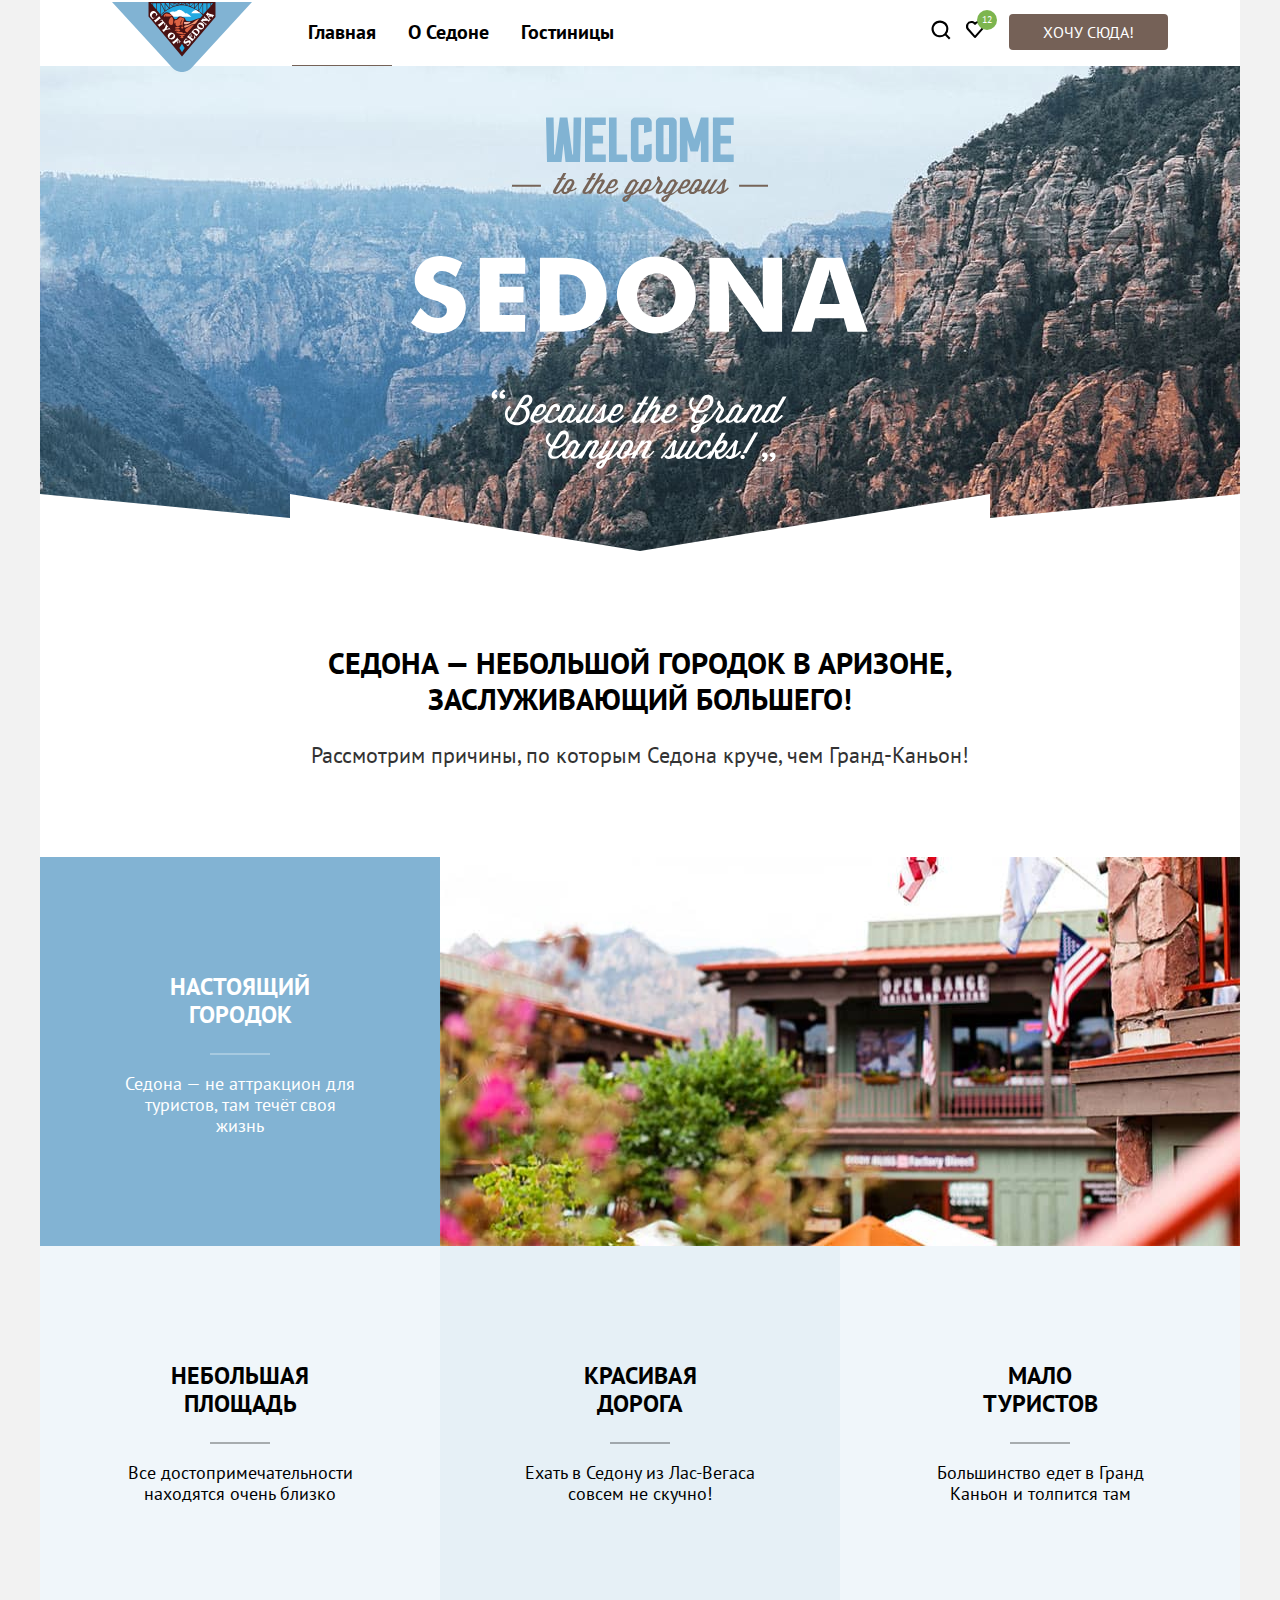
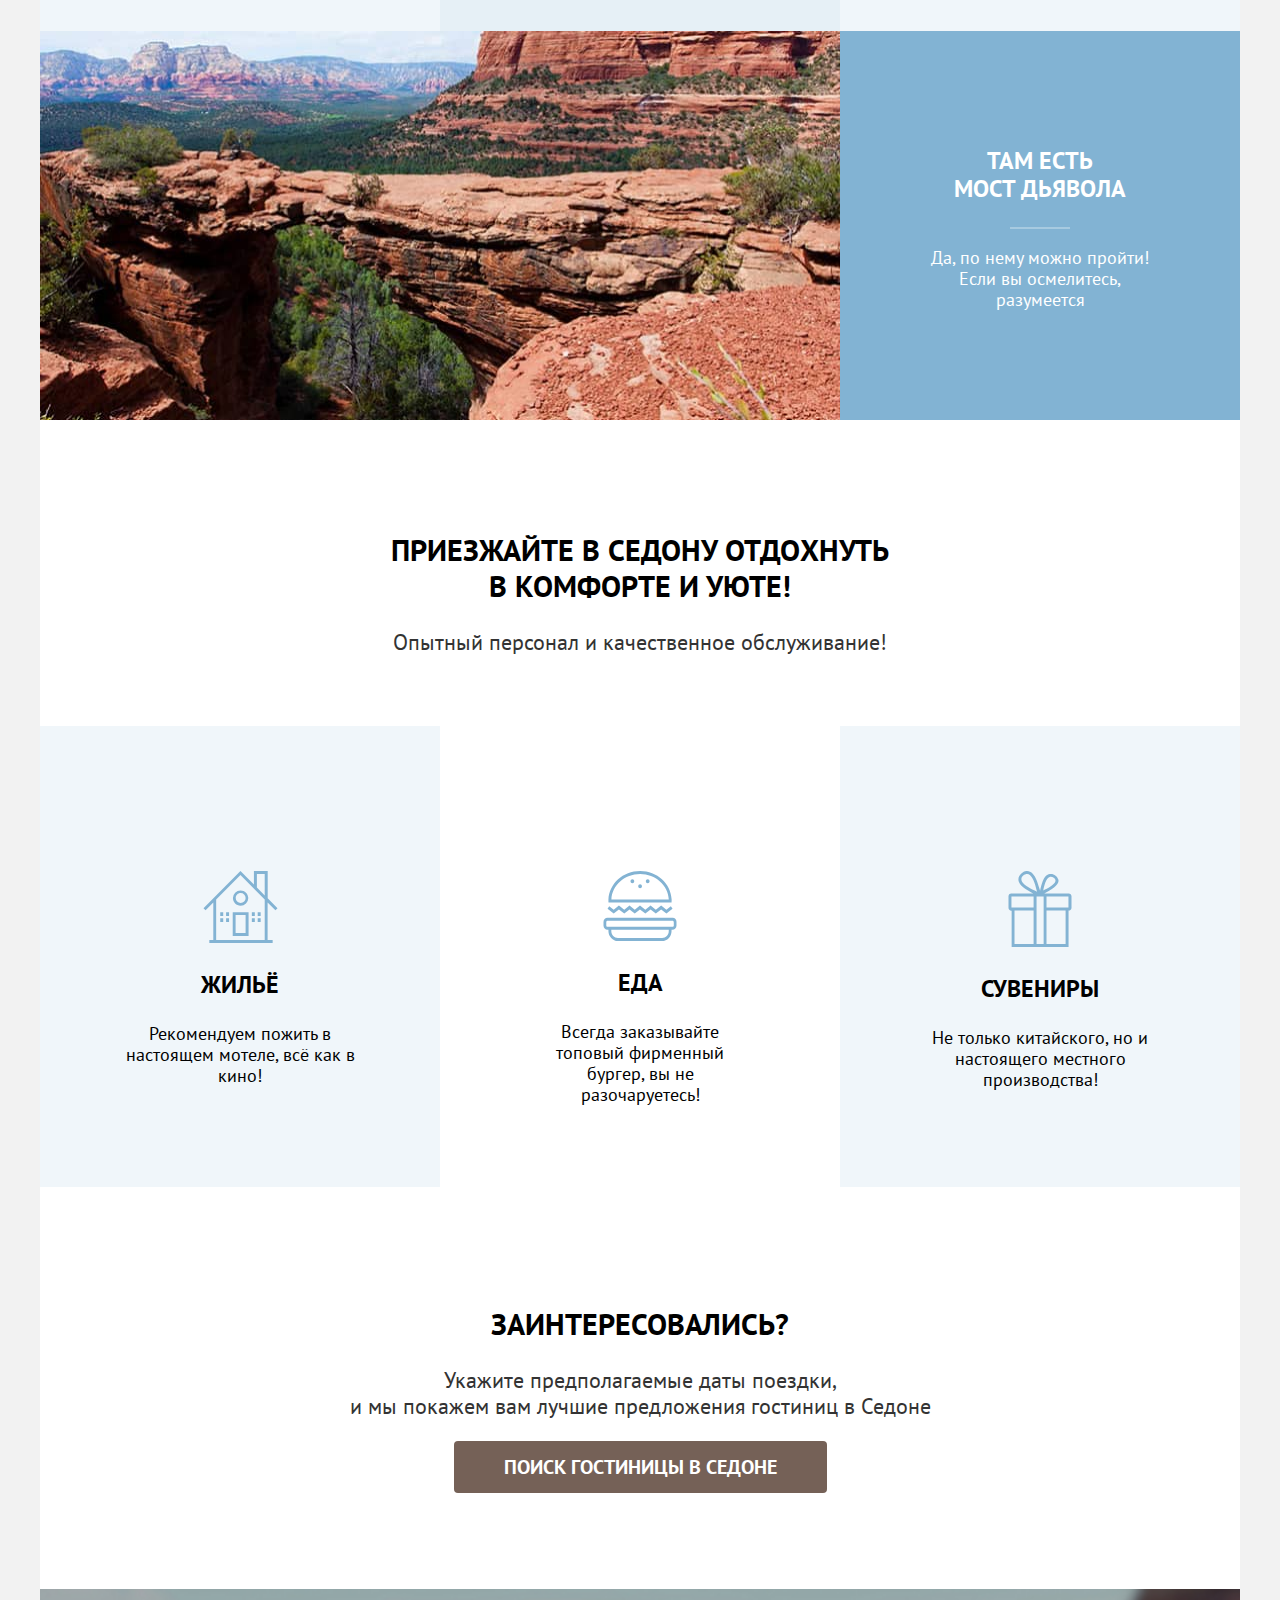
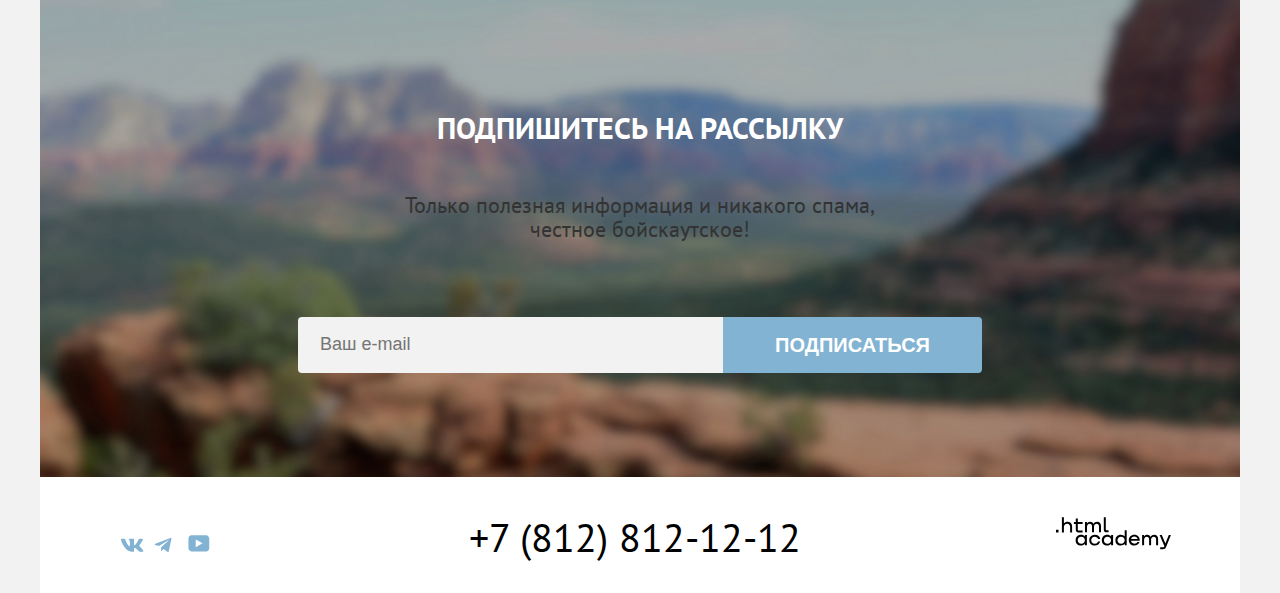
<file: index.html>
<!DOCTYPE html>
<html lang="ru">

  <head>
    <meta charset="utf-8">
    <link rel="stylesheet" href="styles/styles.css">
    <link rel="icon" href="favicon.ico">
    <link rel="icon" type="image/png" href="images/icons/favicon.png">
    <title>Седона</title>
  </head>

  <body>
    <div class="page-container">
      <header class="page-header">
        <a class="heder-link" href="index.html"><img class="navigation-logo" src="images/header-img/header-logo.svg" width="140" height="70" alt="Логотип."></a>
        <nav class="navigation">
          <ul class="navigation-list">
            <li class="navigation-item">
              <a class="navigation-link navigation-link-current" href="index.html">Главная</a>
            </li>
            <li class="navigation-item">
              <a class="navigation-link" href="faq.html">О Седоне</a>
            </li>
            <li class="navigation-item">
              <a class="navigation-link" href="catalog.html">Гостиницы</a>
            </li>
          </ul>
          <ul class="navigation-user">
            <li class="navigation-item">
              <a class="navigation-link-user" href="#">
                <span class="visually-hidden">
                  Поиск
                </span>
              </a>
              <img class="navigation-icon" src="images/icons/search.svg" width="20" height="20" alt="Поиск.">
            </li>
            <li class="navigation-item">
              <a class="navigation-link-user" href="#">
                <span class="visually-hidden">
                  Избранное
                </span>
                <img class="navigation-icon" src="images/icons/heart.svg" width="18" height="17" alt="Избранное.">
              </a>
              <span class="number">12</span>
            </li>
            <li class="navigation-item">
              <a class="button-small button-header" href="#">Хочу сюда!</a>
            </li>
          </ul>
        </nav>
      </header>
      <main class="main-container main-index">
        <section class="hero">
          <h1 class="visually-hidden">Седона</h1>
          <img class="logo" src="images/hero-img/hero-text.svg" width="458" height="352"
            alt="Welcome to the gorgeous Sedona, because the Grand Canyon sucks!">
        </section>
        <section class="advantages">
          <div class="information-block">
            <h2 class="information-title">Седона — небольшой городок в Аризоне,<br>заслуживающий большего!</h2>
            <p class="information-text">Рассмотрим причины, по которым Седона круче, чем Гранд-Каньон!</p>
          </div>
          <ul class="advantages-list">
            <li class="advantages-item with-image">
              <div class="advantages-item-text">
                <h3 class="advantages-item-title">Настоящий<br>городок</h3>
                <div class="advantages-line-image"></div>
                <p class="advantages-text">Седона — не аттракцион для<br>туристов, там течёт своя<br> жизнь</p>
              </div>
              <div class="advantages-item-img">
                <img src="images/advantage/advantage-city.jpg" width="100%" height="100%" alt="Город.">
              </div>
            </li>
            <li class="advantages-item">
              <div class="advantages-item-text">
                <h3 class="advantages-item-title">Небольшая<br>площадь</h3>
                <div class="advantages-line"></div>
                <p class="advantages-text">Все достопримечательности<br> находятся очень близко</p>
              </div>
            </li>

          <li class="advantages-item">
              <div class="advantages-item-text">
                <h3 class="advantages-item-title">Красивая<br>дорога</h3>
                <div class="advantages-line"></div>
                <p class="advantages-text">Ехать в Седону из Лас-Вегаса<br> совсем не скучно!</p>
              </div>
            </li>
            <li class="advantages-item">
              <div class="advantages-item-text">
                <h3 class="advantages-item-title">Мало<br>туристов</h3>
                <div class="advantages-line"></div>
                <p class="advantages-text">Большинство едет в Гранд<br> Каньон и толпится там</p>
              </div>
            </li>
            <li class="advantages-item with-image">
              <div class="advantages-item-img">
                <img src="images/advantage/advantage-bridge.jpg" width="100%" height="100%" alt="Мост дьявола.">
              </div>
              <div class="advantages-item-text">
                <h3 class="advantages-item-title">Там есть<br>мост дьявола</h3>
                <div class="advantages-line-image"></div>
                <p class="advantages-text">Да, по нему можно пройти!<br> Если вы осмелитесь,<br> разумеется</p>
              </div>
            </li>
          </ul>
        </section>
        <section class="services">
          <div class="information-block">
            <h2 class="information-title">Приезжайте в Седону отдохнуть<br> в комфорте и уюте!</h2>
            <p class="information-text">Опытный персонал и качественное обслуживание!</p>
          </div>
          <ul class="services-list">
            <li class="service-item">
              <div class="service-block">
                <div class="service-icon"><img src="images/service/service-house.svg" width="75" height="72"
                    alt="Жильё."></div>
                <h3 class="advantages-item-title">Жильё</h3>
                <p class="advantages-text">Рекомендуем пожить в настоящем мотеле, всё как в кино!</p>
              </div>
            </li>
            <li class="service-item">
              <div class="service-block">
                <div class="service-icon"><img src="images/service/service-food.svg" width="74" height="70" alt="Еда.">
                </div>
                <h3 class="advantages-item-title">Еда</h3>
                <p class="advantages-text">Всегда заказывайте топовый фирменный бургер, вы не разочаруетесь!</p>
              </div>
            </li>
            <li class="service-item">
              <div class="service-block">
                <div class="service-icon"><img src="images/service/service-gift.svg" width="64" height="76"
                    alt="Сувениры."></div>
                <h3 class="advantages-item-title">Сувениры</h3>
                <p class="advantages-text">Не только китайского, но и настоящего местного производства!</p>
              </div>
            </li>
          </ul>
        </section>
        <section class="hotel-search">
          <div class="search-text-block">
            <h2 class="hotel-search-title">Заинтересовались?</h2>
            <p class="hotel-search-text">Укажите предполагаемые даты поездки,<br>и мы покажем вам лучшие предложения
              гостиниц в
              Седоне</p>
            <a class="hotel-search-button" href="#">ПОИСК ГОСТИНИЦЫ В седоне</a>
          </div>
        </section>
        <section class="mail">
          <h2 class="mail-title">Подпишитесь на рассылку</h2>
          <p class="mail-text">Только полезная информация и никакого спама,<br> честное бойскаутское!</p>
          <form class="mail-form" action="https://echo.htmlacademy.ru/" method="post">
            <label class="form-label visually-hidden" for="mail-post">Ваш e-mail</label>
            <input class="mail-input" type="text" id="mail-post" name="mail-post" placeholder="Ваш e-mail" required>
            <button class="button-big button-mail" type="submit">Подписаться</button>
          </form>
        </section>
      </main>
      <footer class="page-footer">
        <section class="footer-social">
          <ul class="footer-social-list">
            <li class="footer-social-item">
              <a class="button" href="https://vk.com/htmlacademy">
                <span class="visually-hidden">Вконтакте</span>
                <img src="images/icons/vk.svg" width="24" height="14" alt="Вконтакте.">
              </a>
            </li>
            <li class="footer-social-item">
              <a class="button" href="https://t.me/htmlacademy">
                <span class="visually-hidden">Telegram</span>
                <img src="images/icons/telegram.svg" width="18" height="15" alt="телеграм.">
              </a>
            </li>
            <li class="footer-social-item">
              <a class="button" href="https://www.youtube.com/user/htmlacademyru">
                <span class="visually-hidden">Youtube</span>
                <img src="images/icons/youtube.svg" width="22" height="17" alt="телеграм.">
              </a>
            </li>
          </ul>
          <a class="contacts-phone" href="tel:+78128121212">+7 (812) 812-12-12</a>
          <a class="html-logo" href="https://htmlacademy.ru/"><img src="images/footer/html-logo.svg" width="115"
              height="33" alt="htmlacademy."></a>
        </section>
      </footer>
    </div>
    <div class="modal-container modal-container-close">
      <div class="modal modal-search">
        <div class="modal-heder">
          <h2 class="modal-title">Поиск гостинницы в Седоне</h2>
          <button class="modal-close-button" type="button">
            <span class="visually-hidden">Закрыть</span>
          </button>
        </div>
        <section class="modal-content">
          <ul class="modal-list">
            <li class="modal-item">
              <label class="date-start" for="start"></label>
              <span class="modal-span">Дата заезда:</span>
              <input  class="modal-input-date" type="date" id="start" name="trip-start" min="2018-01-01" max="2018-12-31" value="2020-04-27" required>
              <span class="date-error1">Мы не можем отправить вас в прошлое</span>
            </li>
            <li class="modal-item">
              <label class="date-end" for="end"></label>
              <span class="modal-span">Дата выезда:</span>
              <input class="modal-input-date" type="date" id="end" name="trip-end" min="2018-01-01" max="2018-12-31" value="2021-09-01" required>
              <span class="date-error2">На эти даты есть свободные номера. Пока есть.</span>
            </li>
            <li class="modal-item">
               <form class="window" action="https://echo.htmlacademy.ru">
                 <label class="parent-label" for="parent">Взрослые:</label>
                 <input class="minus" type="button" value="">
                 <input class="modal-input-number" type="number" id="parent" name="parent-number" min="1" max="100" value="2" required>
                 <input class="plus" type="button" value="">

                 <label class="children-label" for="children">Дети:</label>
                 <div class="tooltip">
                  <span class="i">i</span>
                  <div class="triangle">
                    <span class="info">Укажите количество детей, которые будут с вами, возраст которых от 6 до 18 лет. Дети до 6 лет размещаются бесплатно.</span>
                  </div>
                 </div>
                 <input class="minus" type="button" value="">
                 <input class="modal-input-number" type="number" id="children" name="children-number" min="0" max="100" value="2">
                 <input class="plus" type="button" value="">
               </form>
            </li>
            <li class="modal-item">
              <button class="modal-button" type="submit">Найти</button>
            </li>
          </ul>
        </section>
      </div>
    </div>
  </body>

</html>
</file>
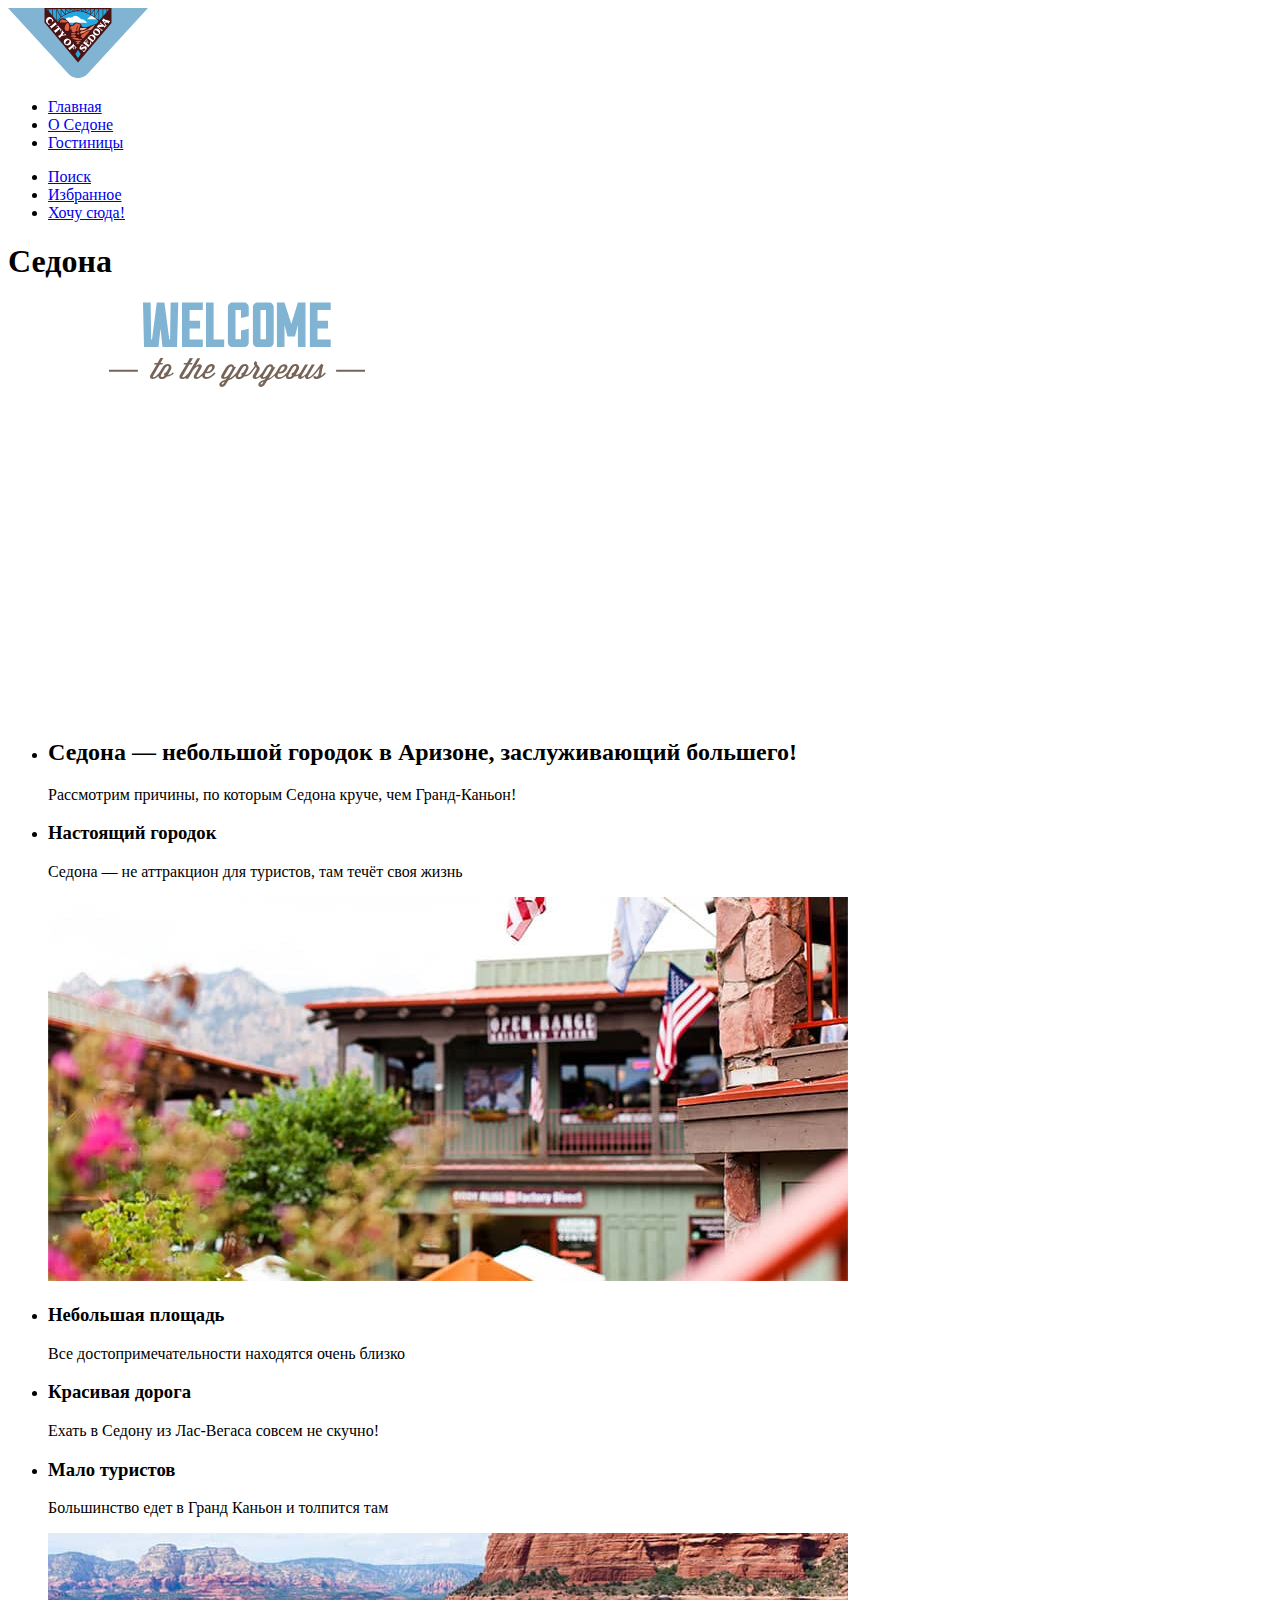
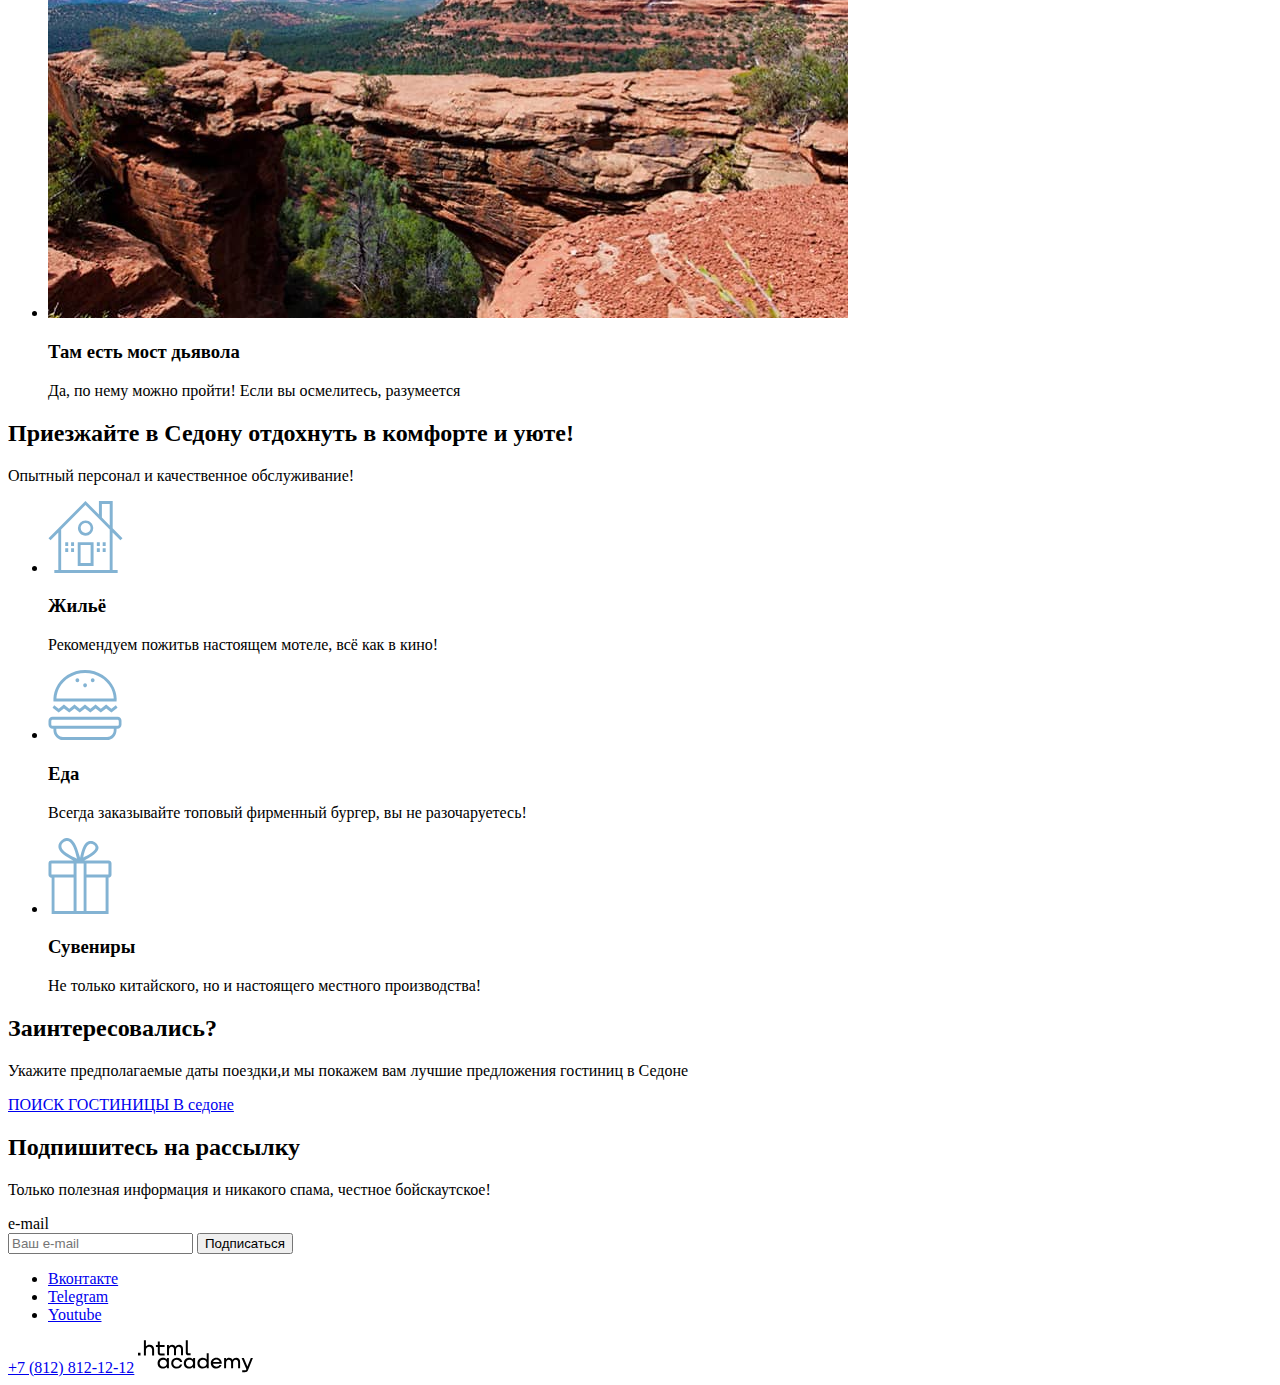
<file: 3/index.html>
<!DOCTYPE html>
<html lang="ru">
  <head>
    <meta charset="utf-8">
    <title>Седона</title>
    <base href="https://htmlacademy-htmlcss.github.io/2288783-sedona-36/3/">
</head>
  <body>
<header class="page-header">
 <nav><a class="navigation-logo" href="index.html"><img src="fonts/images/header-img/header-logo.svg" width="140" height="70" alt="Логотип"></a></nav>
 <nav class="navigation">
    <ul class="navigation-list">
      <li class="navigation-item">
        <a class="navigation-link navigation-link-current" href="main.html">Главная</a>
      <li class="navigation-item">
        <a class="navigation-link" href="faq.html">О Седоне</a>
      <li class="navigation-item">
        <a class="navigation-link" href="catalog.html">Гостиницы</a>
    </ul>
    <ul class="navigation-user">
      <li class="navigation-item">
        <a class="navigation-link" href="#">
          <span class="visually-hidden">
          Поиск
          </span>
          </a>
      <li class="navigation-item">
        <a class="navigation-link" href="#">
          <span class="visually-hidden">
           Избранное
          </span>
          </a>
      <li class="navigation-item">
        <a class="button button-all" href="#">Хочу сюда!</a>
    </ul>
  </nav>
</header>
<main class="main-index">
  <section class="hero">
    <h1 class="visually-hidden">Седона</h1>
    <img class="logo" src="fonts/images/hero-img/Hero-text.svg" width="458" height="352" alt="Welcome to the gorgeous Sedona, because the Grand Canyon sucks!">
    <img src="fonts/images/hero-img/hero-background-element.svg" width="1200" height="57" alt="Элемент">
  </section>
  <section class="advantages">
    <ul class="advantages-list">
      <li class="advantages-item">
       <h2>Седона — небольшой городок в Аризоне, заслуживающий большего!</h2>
       <p>Рассмотрим причины, по которым Седона круче, чем Гранд-Каньон!</p>
      <li class="advantages-item">
        <h3>Настоящий городок</h3>
        <p>Седона — не аттракцион для туристов, там течёт своя жизнь</p>
        <img src="fonts/images/Advantage/advantage-city.jpg" width="800" height="384" alt="Город">
      </li>
      <li class="advantages-item">
        <h3>Небольшая площадь</h3>
        <p>Все достопримечательности находятся очень близко</p>
      </li>
      <li class="advantages-item">
        <h3>Красивая дорога</h3>
        <p>Ехать в Седону из Лас-Вегаса совсем не скучно!</p>
      </li>
      <li class="advantages-item">
        <h3>Мало туристов</h3>
        <p>Большинство едет в Гранд Каньон и толпится там</p>
      </li>
      <li class="advantages-item">
       <img src="fonts/images/Advantage/advantage-bridge.jpg" width="800" height="385" alt="Мост дьявола">
       <h3>Там есть мост дьявола</h3>
       <p>Да, по нему можно пройти! Если вы осмелитесь, разумеется</p>
      </li>
    </ul>
  </section>
  <section class="services">
    <h2>Приезжайте в Седону отдохнуть в комфорте и уюте!</h2>
    <p>Опытный персонал и качественное обслуживание!</p>
    <ul class="services-list">
      <li>
        <img src="fonts/images/service/Service-house.svg" width="75" height="72" alt="Жильё">
        <h3>Жильё</h3>
        <p>Рекомендуем пожитьв настоящем мотеле, всё как в кино!</p>
      </li>
      <li>
        <img src="fonts/images/service/Service-food.svg" width="74" height="70" alt="Еда">
        <h3>Еда</h3>
        <p>Всегда заказывайте топовый фирменный бургер, вы не разочаруетесь!</p>
      </li>
      <li>
        <img src="fonts/images/service/Service-gift.svg" width="64" height="76" alt="Сувениры">
        <h3>Сувениры</h3>
        <p>Не только китайского, но и настоящего местного производства!</p>
      </li>
    </ul>
  </section>
  <section class="hotel-search">
    <h2>Заинтересовались?</h2>
    <p>Укажите предполагаемые даты поездки,и мы покажем вам лучшие предложения гостиниц в Седоне</p>
    <a class="button button-all" href="#">ПОИСК ГОСТИНИЦЫ В седоне</a>
  </section>
  <section class="mail">
    <h2>Подпишитесь на рассылку</h2>
    <p>Только полезная информация и никакого спама, честное бойскаутское!</p>
    <form class="mail-form" action="https://echo.htmlacademy.ru/" method="post">
     <label class="form-label" for="mail-post">e-mail</label>
     <div>
     <input type="text" id="mail-post" name="mail-post" placeholder="Ваш e-mail">
     <button class="button" type="submit">Подписаться</button>
     </div>
    </form>
  </section>
</main>
<footer class="page-footer">
  <section class="footer-social">
    <ul class="footer-social-list">
        <li class="footer-social-item">
          <a class="button" href="https://vk.com/htmlacademy">
            <span class="visually-hidden">Вконтакте</span>
          </a>
        </li>
        <li class="footer-social-item">
          <a class="button" href="https://t.me/htmlacademy">
            <span class="visually-hidden">Telegram</span>
          </a>
        </li>
        <li class="footer-social-item">
          <a class="button" href="https://www.youtube.com/user/htmlacademyru">
            <span class="visually-hidden">Youtube</span>
          </a>
        </li>
    </ul>
  </section>
  <a class="contacts-phone" href="tel:+78128121212">+7 (812) 812-12-12</a>
  <a class="html-logo" href="https://htmlacademy.ru/"><img src="fonts/images/footer/html-logo.svg" width="114.9" height="32.9" alt="htmlacademy"></a>
</footer>
</body>
</html>
</file>
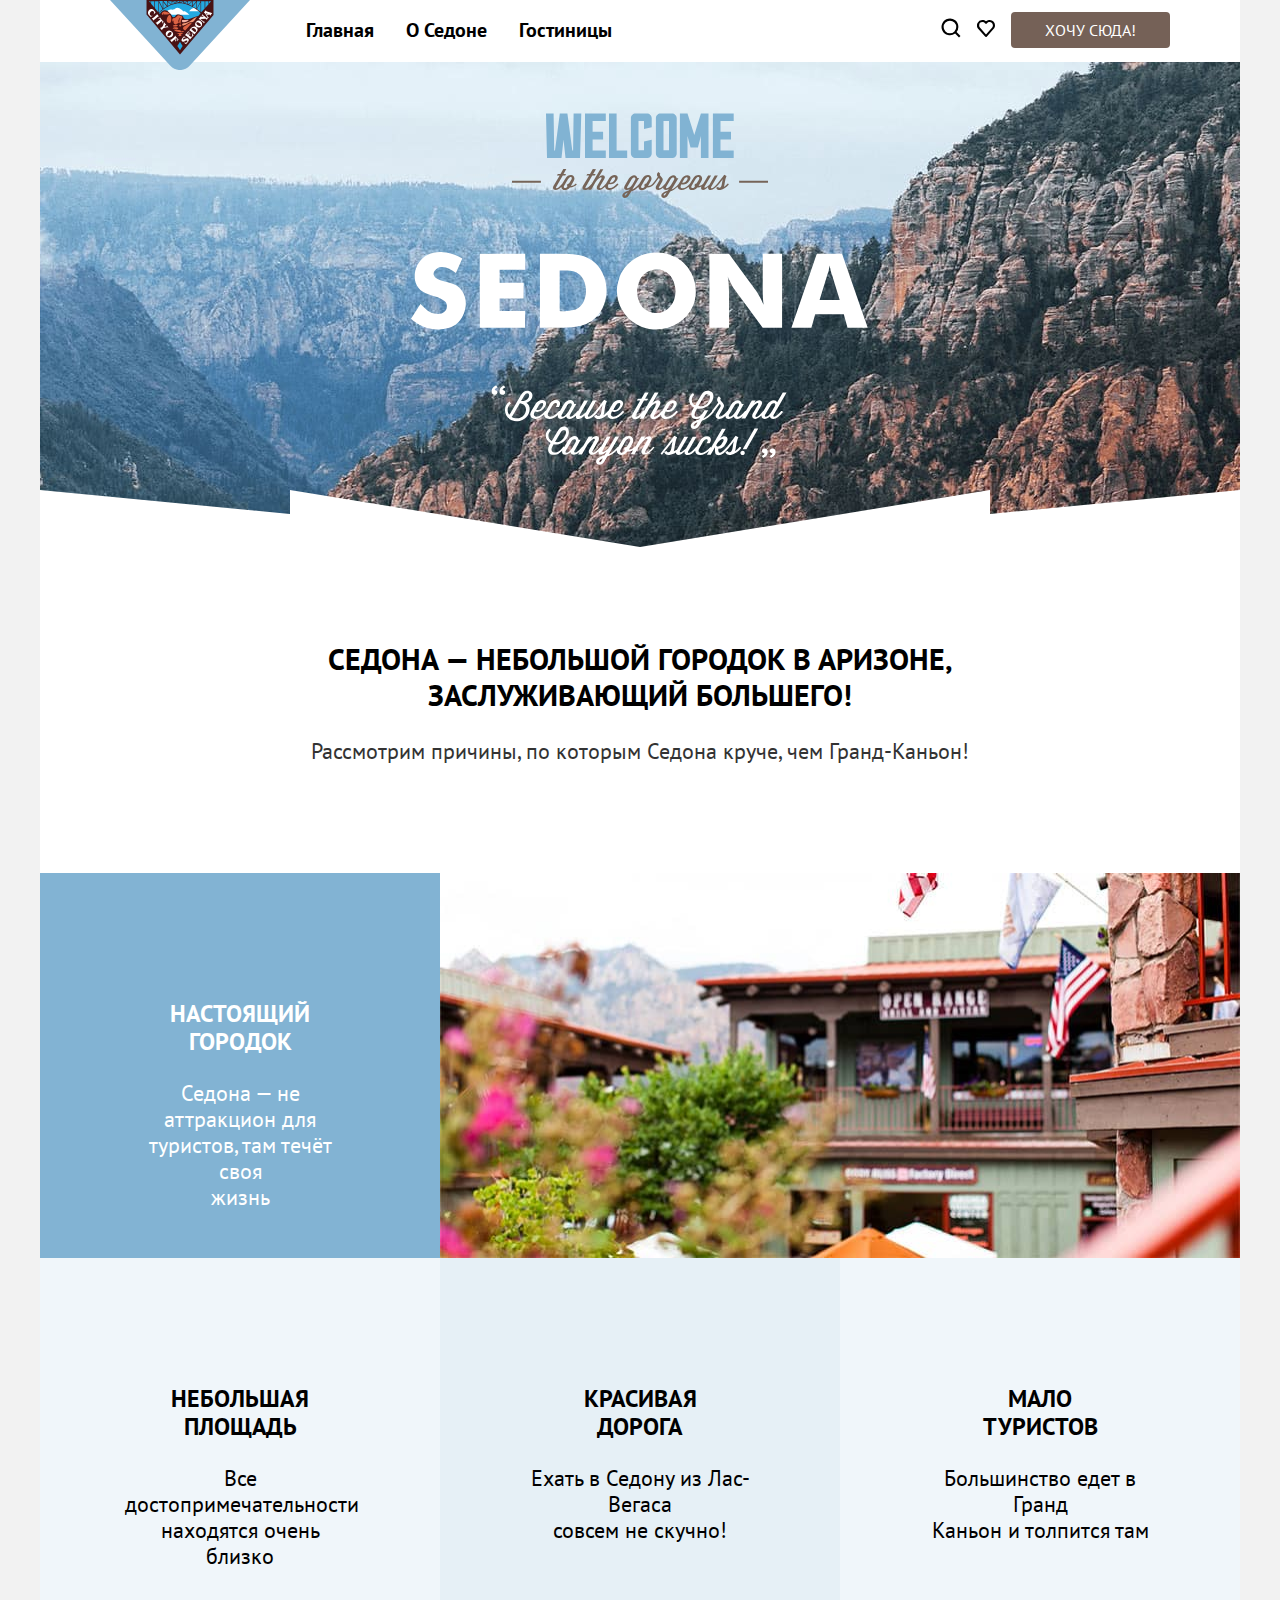
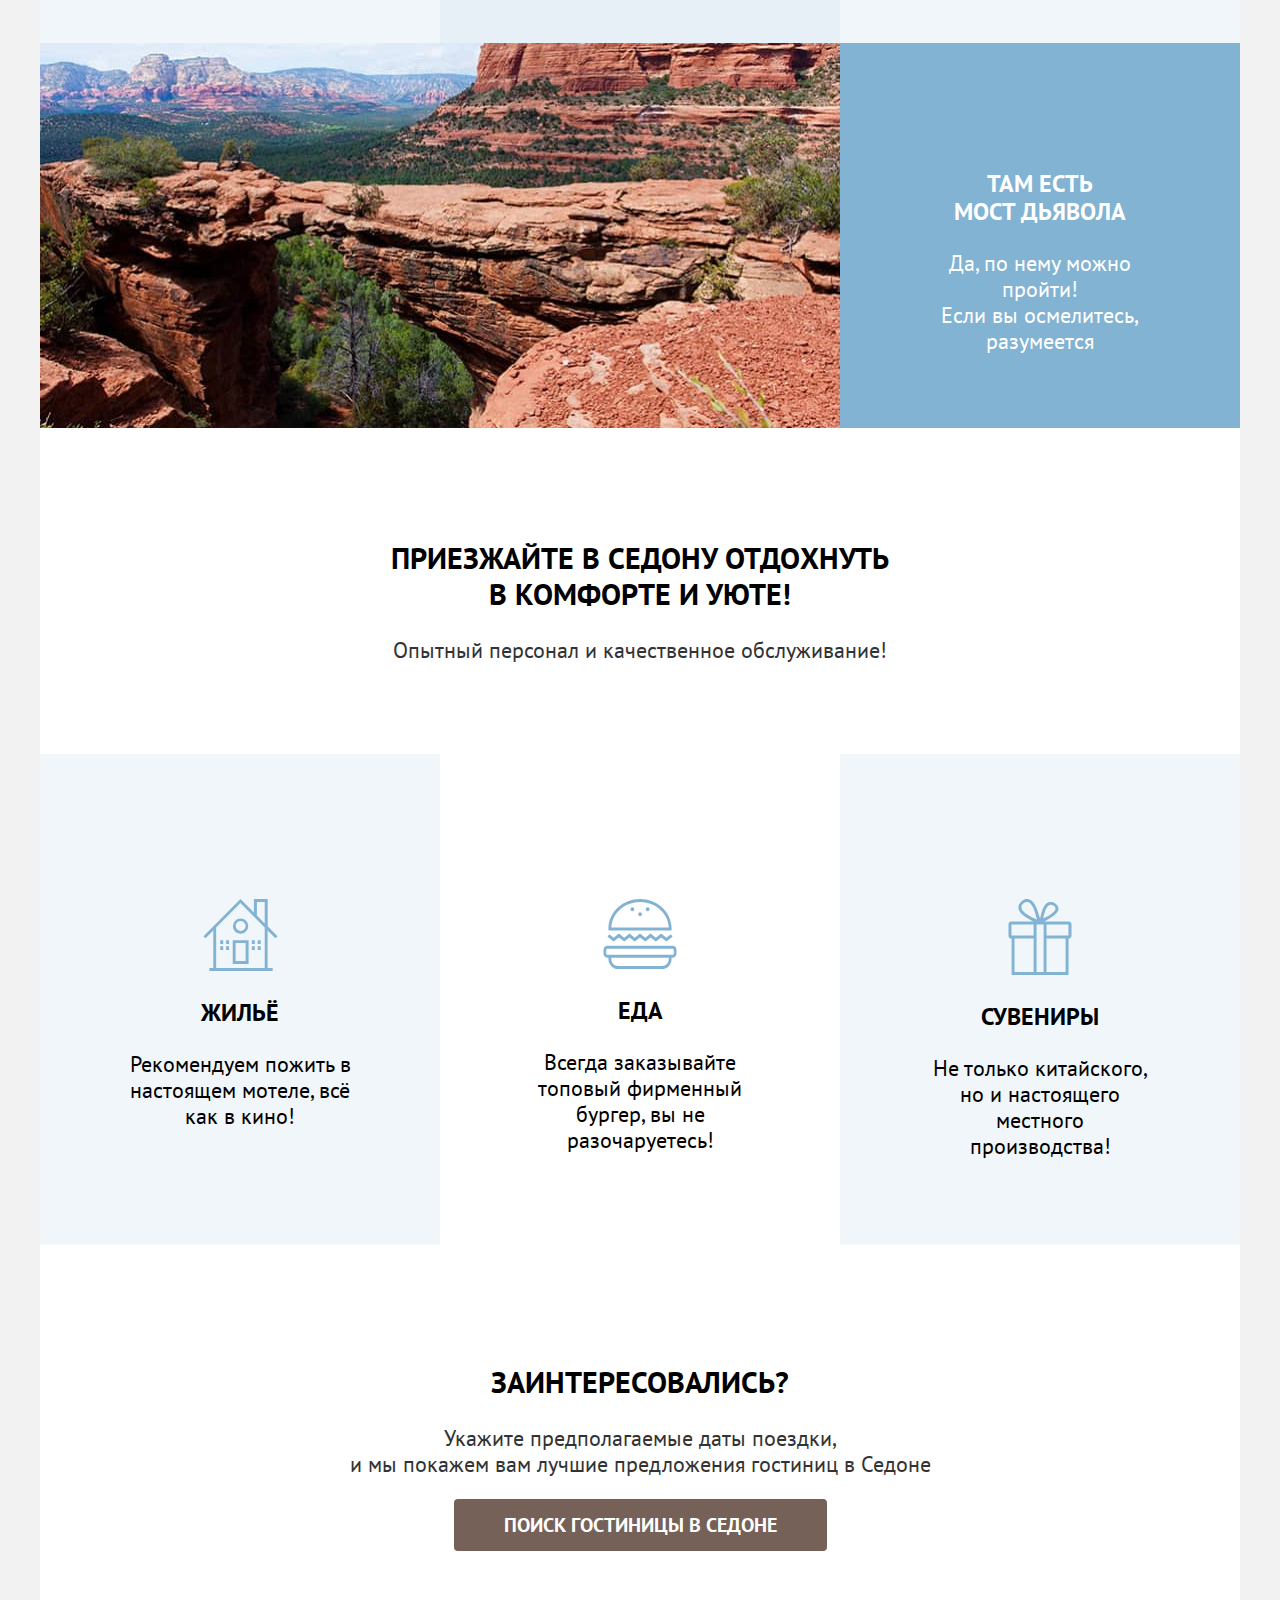
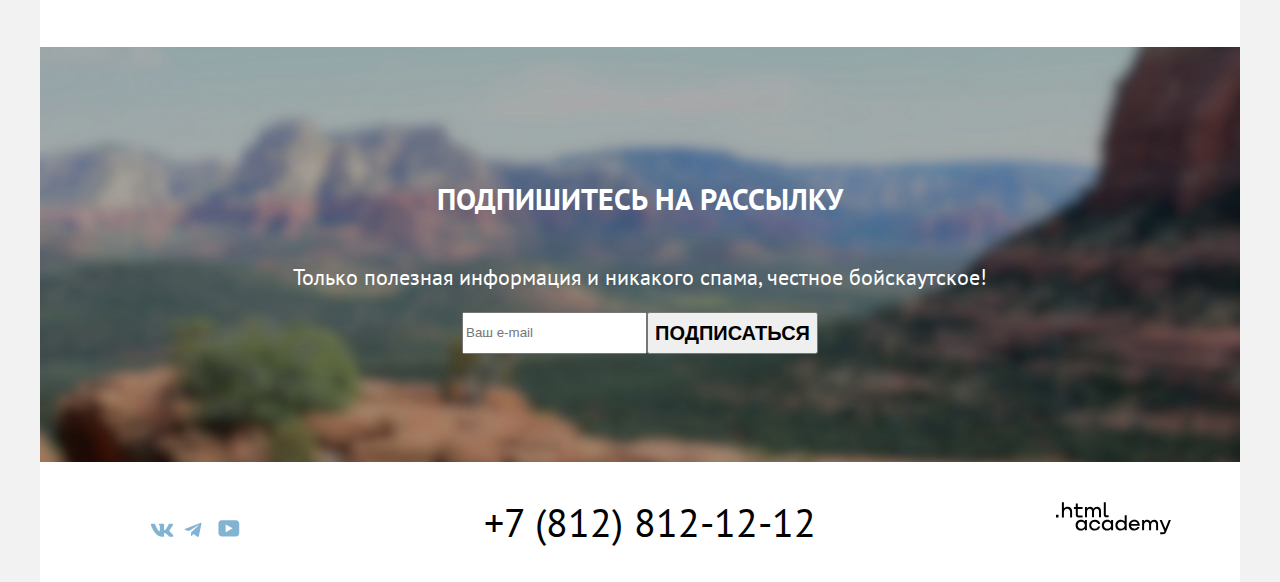
<file: 6/index.html>
<!DOCTYPE html>
<html lang="ru">

  <head>
    <meta charset="utf-8">
    <link rel="stylesheet" href="styles/styles.css">
    <title>Седона</title>
    <base href="https://htmlacademy-htmlcss.github.io/2288783-sedona-36/6/">
</head>
  <body>
    <div class="page-container">
      <header class="page-header">
        <div class="container-logo"><a class="navigation-logo" href="index.html"><img src="images/header-img/header-logo.svg" width="140"
            height="70" alt="Логотип"></a></div>
        <nav class="navigation">
          <ul class="navigation-list">
            <li class="navigation-item">
              <a class="navigation-link navigation-link-current" href="main.html">Главная</a>
            </li>
            <li class="navigation-item">
              <a class="navigation-link" href="faq.html">О Седоне</a>
            </li>
            <li class="navigation-item">
              <a class="navigation-link" href="catalog.html">Гостиницы</a>
            </li>
          </ul>
          <ul class="navigation-user">
            <li class="navigation-item">
              <a class="navigation-link" href="#">
                <span class="visually-hidden">
                  Поиск
                </span>
              </a>
              <img src="images/icons/search.svg" width="20px" height="20px" alt="Поиск">
            </li>
            <li class="navigation-item">
              <a class="navigation-link" href="#">
                <span class="visually-hidden">
                  Избранное
                </span>
                <img src="images/icons/heart.svg" width="18px" height="17px" alt="Избранное">
              </a>
            </li>
            <li class="navigation-item">
              <a class="button-small button-header" href="#">Хочу сюда!</a>
            </li>
          </ul>
        </nav>
      </header>
      <main class="main-container main-index">
        <section class="hero">
          <h1 class="visually-hidden">Седона</h1>
          <img class="logo" src="images/hero-img/hero-text.svg" width="458" height="352"
            alt="Welcome to the gorgeous Sedona, because the Grand Canyon sucks!">
        </section>
        <div class="information-block">
            <h2 class="information-title">Седона — небольшой городок в Аризоне,<br>заслуживающий большего!</h2>
            <p class="information-text">Рассмотрим причины, по которым Седона круче, чем Гранд-Каньон!</p>
        </div>
        <section class="advantages">
          <ul class="advantages-list">
            <li class="advantages-item with-image">
              <div class="advantages-item-text">
                <h3 class="advantages-item-title">Настоящий<br>городок</h3>
                <p class="advantages-text">Седона — не аттракцион для<br>туристов, там течёт своя<br> жизнь</p>
              </div>
              <div class="advantages-item-img">
                <img src="images/advantage/advantage-city.jpg" width="800" height="385" alt="Город">
              </div>
            </li>
            <li class="advantages-item">
              <div class="advantages-item-text">
                <h3 class="advantages-item-title">Небольшая<br>площадь</h3>
                <p class="advantages-text">Все достопримечательности<br> находятся очень близко</p>
              </div>
            </li>
            <li class="advantages-item">
              <div class="advantages-item-text">
                <h3 class="advantages-item-title">Красивая<br>дорога</h3>
                <p class="advantages-text">Ехать в Седону из Лас-Вегаса<br> совсем не скучно!</p>
              </div>
            </li>
            <li class="advantages-item">
              <div class="advantages-item-text">
                <h3 class="advantages-item-title">Мало<br>туристов</h3>
                <p class="advantages-text">Большинство едет в Гранд<br> Каньон и толпится там</p>
              </div>
            </li>
            <li class="advantages-item with-image">
              <div class="advantages-item-img">
                <img src="images/advantage/advantage-bridge.jpg" width="800" height="385" alt="Мост дьявола">
              </div>
              <div class="advantages-item-text">
                <h3 class="advantages-item-title">Там есть<br>мост дьявола</h3>
                <p class="advantages-text">Да, по нему можно пройти!<br> Если вы осмелитесь,<br> разумеется</p>
              </div>
            </li>
          </ul>
        </section>
        <div class="information-block">
            <h2 class="information-title">Приезжайте в Седону отдохнуть<br> в комфорте и уюте!</h2>
            <p class="information-text">Опытный персонал и качественное обслуживание!</p>
        </div>
        <section class="services">
          <ul class="services-list">
            <li class="service-item">
              <div class="service-block">
                <div class="service-icon"><img src="images/service/service-house.svg" width="75" height="72"
                    alt="Жильё"></div>
                <h3 class="advantages-item-title">Жильё</h3>
                <p class="advantages-text">Рекомендуем пожить в настоящем мотеле, всё как в кино!</p>
              </div>
            </li>
            <li class="service-item">
              <div class="service-block">
                <div class="service-icon"><img src="images/service/service-food.svg" width="74" height="70" alt="Еда">
                </div>
                <h3 class="advantages-item-title">Еда</h3>
                <p class="advantages-text">Всегда заказывайте топовый фирменный бургер, вы не разочаруетесь!</p>
              </div>
            </li>
            <li class="service-item">
              <div class="service-block">
                <div class="service-icon"><img src="images/service/service-gift.svg" width="64" height="76"
                    alt="Сувениры"></div>
                <h3 class="advantages-item-title">Сувениры</h3>
                <p class="advantages-text">Не только китайского, но и настоящего местного производства!</p>
              </div>
            </li>
          </ul>
        </section>
        <section class="hotel-search">
          <div class="search-text-block">
            <h2 class="hotel-search-title">Заинтересовались?</h2>
            <p class="hotel-search-text">Укажите предполагаемые даты поездки,<br>и мы покажем вам лучшие предложения
              гостиниц в
              Седоне</p>
            <a class="hotel-search-button" href="#">ПОИСК ГОСТИНИЦЫ В седоне</a>
          </div>
        </section>
        <section class="mail">
          <h2 class="mail-title">Подпишитесь на рассылку</h2>
          <p class="mail-text">Только полезная информация и никакого спама, честное бойскаутское!</p>
          <form class="mail-form" action="https://echo.htmlacademy.ru/" method="post">
            <label class="form-label" for="mail-post"></label>
              <input type="text" id="mail-post" name="mail-post" placeholder="Ваш e-mail">
              <button class="button-big" type="submit">Подписаться</button>
          </form>
        </section>
      </main>
      <footer class="page-footer">
        <section class="footer-social">
          <ul class="footer-social-list">
            <li class="footer-social-item">
              <a class="button" href="https://vk.com/htmlacademy">
                <span class="visually-hidden">Вконтакте</span>
                <img src="images/icons/vk.svg" width="24" height="14" alt="Вконтакте">
              </a>
            </li>
            <li class="footer-social-item">
              <a class="button" href="https://t.me/htmlacademy">
                <span class="visually-hidden">Telegram</span>
                <img src="images/icons/telegram.svg" width="18" height="15" alt="телеграм">
              </a>
            </li>
            <li class="footer-social-item">
              <a class="button" href="https://www.youtube.com/user/htmlacademyru">
                <span class="visually-hidden">Youtube</span>
                <img src="images/icons/youtube.svg" width="22" height="17" alt="телеграм">
              </a>
            </li>
          </ul>
          <a class="contacts-phone" href="tel:+78128121212">+7 (812) 812-12-12</a>
          <a class="html-logo" href="https://htmlacademy.ru/"><img src="images/footer/html-logo.svg" width="114.9"
              height="32.9" alt="htmlacademy"></a>
        </section>
      </footer>
    </div>
  </body>

</html>
</file>
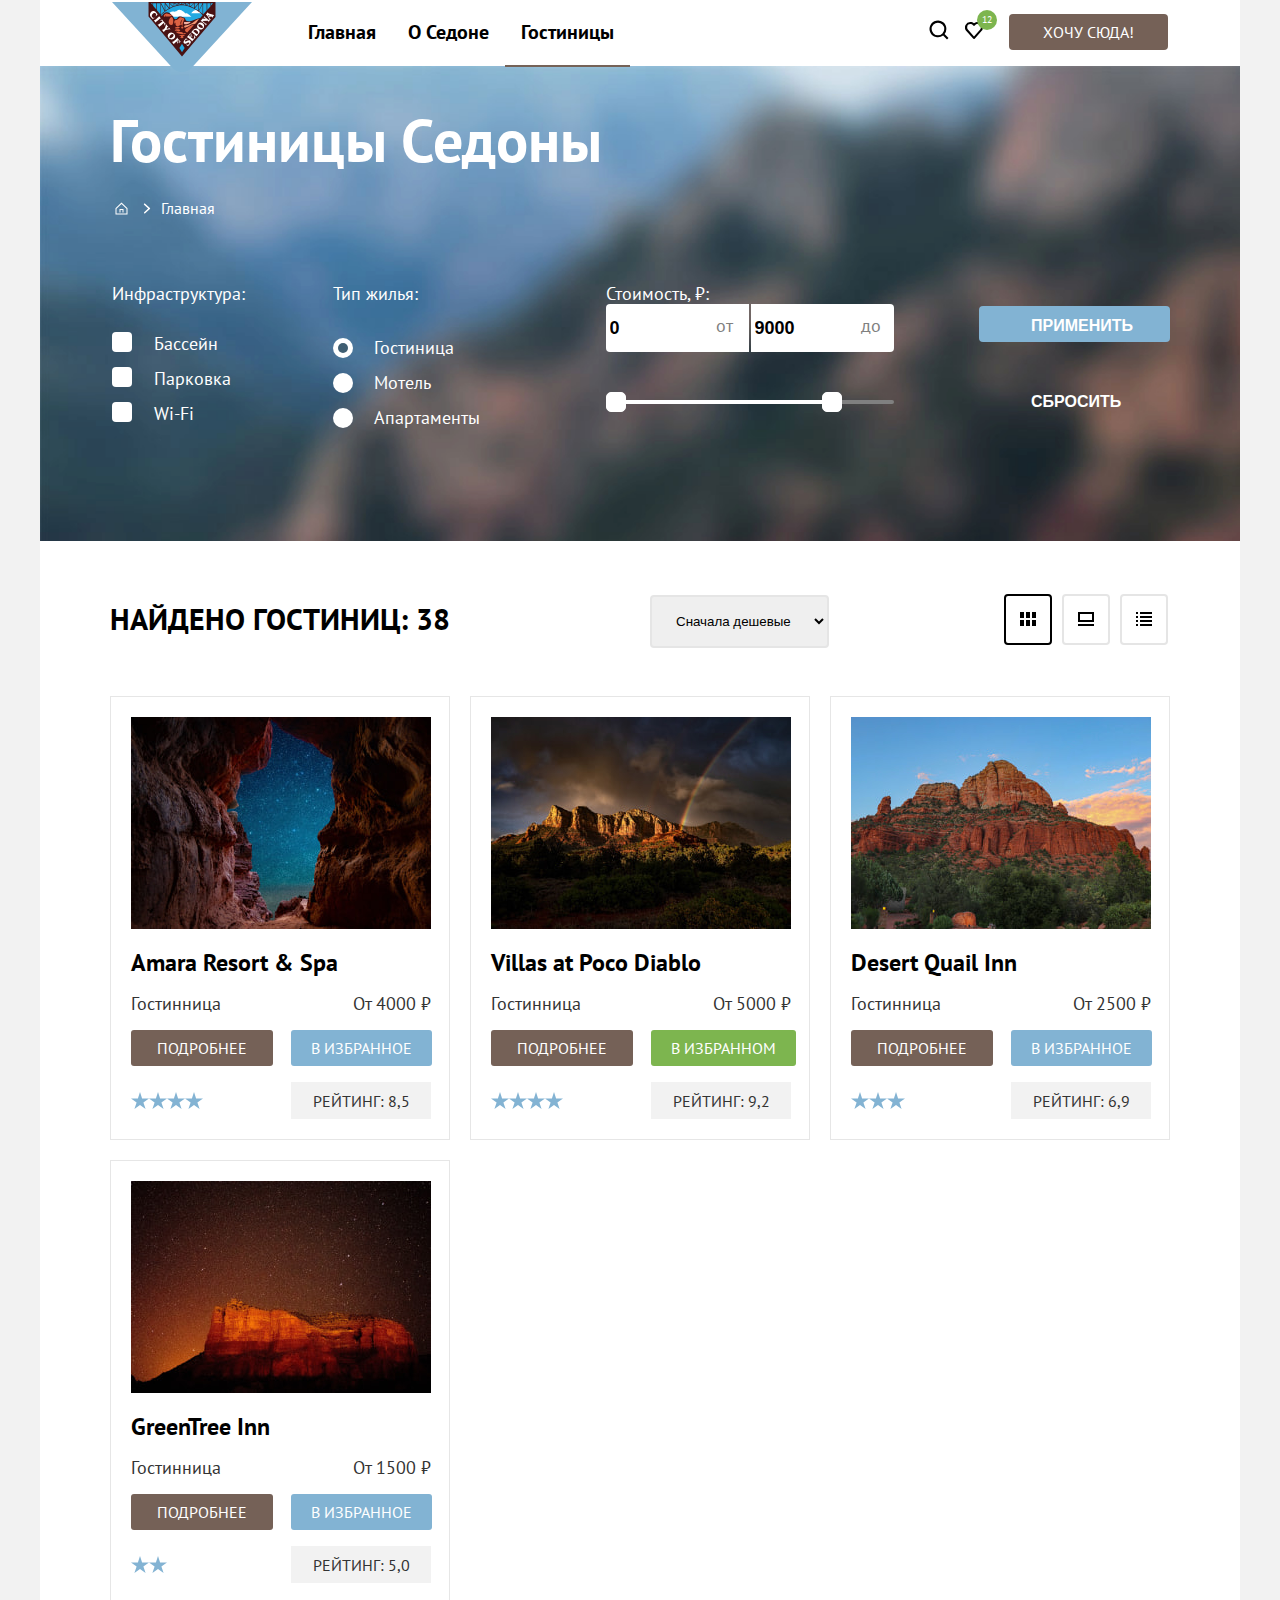
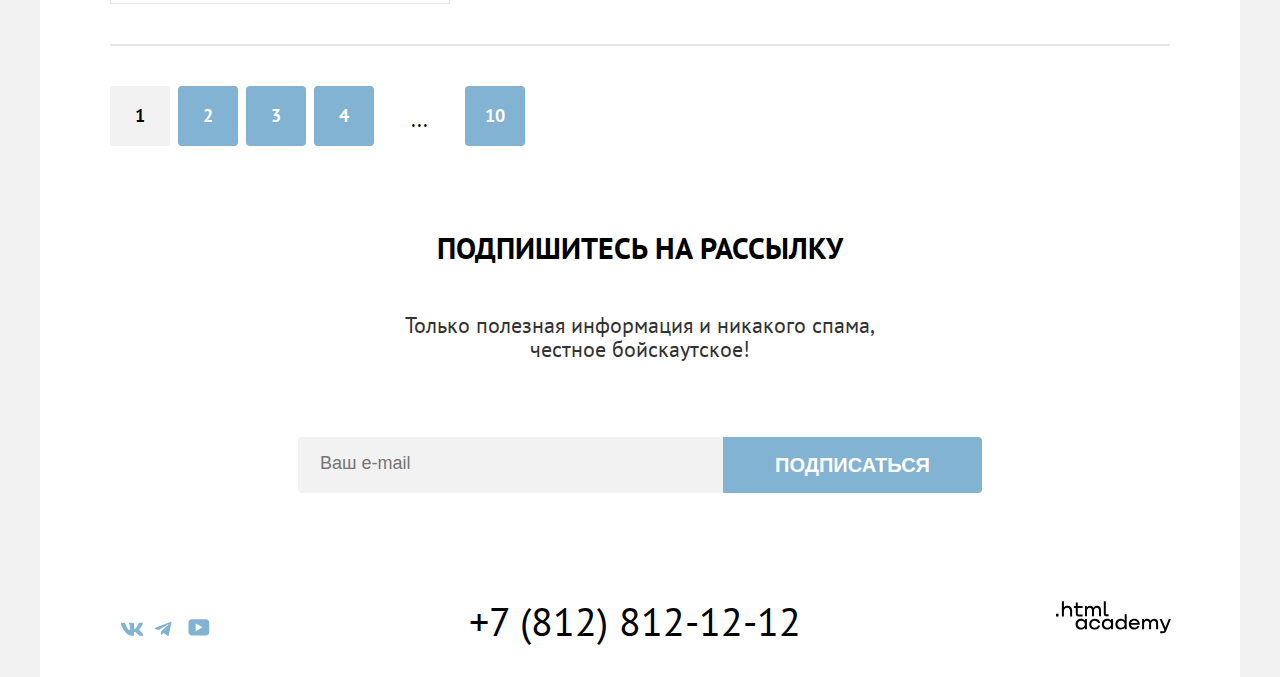
<file: catalog.html>
<!DOCTYPE html>
<html lang="ru">

  <head>
    <meta charset="utf-8">
    <link rel="stylesheet" href="styles/styles.css">
    <link rel="icon" href="favicon.ico">
    <link rel="icon" type="image/png" href="images/icons/favicon.png">
    <title>Каталог</title>
  </head>

  <body>
    <div class="page-container">
      <header class="page-header">
        <a class="heder-link" href="index.html"><img class="navigation-logo" src="images/header-img/header-logo.svg" width="140" height="70" alt="Логотип."></a>
        <nav class="navigation">
          <ul class="navigation-list">
            <li class="navigation-item">
              <a class="navigation-link" href="index.html">Главная</a>
            </li>
            <li class="navigation-item">
              <a class="navigation-link" href="faq.html">О Седоне</a>
            </li>
            <li class="navigation-item ">
              <a class="navigation-link navigation-link-current" href="catalog.html">Гостиницы</a>
            </li>
          </ul>
          <ul class="navigation-user">
            <li class="navigation-item-user">
              <a class="navigation-link" href="#">
                <span class="visually-hidden">
                  Поиск
                </span>
              </a>
              <img src="images/icons/search.svg" width="20" height="20" alt="Поиск.">
            </li>
            <li class="navigation-item-user">
              <a class="navigation-link" href="#">
                <span class="visually-hidden">
                  Избранное
                </span>
                <img src="images/icons/heart.svg" width="18" height="17" alt="Избранное.">
              </a>
              <span class="number">12</span>
            </li>
            <li class="navigation-item">
              <a class="button-small button-header" href="#">Хочу сюда!</a>
            </li>
          </ul>
        </nav>
      </header>
      <main class="main-container main-inner">
        <section class="catalog-navigation">
          <div class="catalog-navigation-header">
            <h1 class="main-title">Гостиницы Седоны</h1>
            <ul class="breadcrumbs">
              <li class="breadcrumbs-item">
                <a class="breadcrumbs-link-house" href="index.html">
                  <div class="bred-house"></div>
                  <span class="visually-hidden">Вернуться на главную</span>
                </a>
              </li>
              <li class="breadcrumbs-item">
                <img src="images/icons/bred-arrow.svg" alt="arrow.">
              </li>
              <li class="breadcrumbs-item">
                <a class="breadcrumbs-link">
                  <span>Главная</span>
                </a>
              </li>
            </ul>
          </div>
          <div class="filtres">
            <form class="left-form">
              <fieldset class="infra-filter">
                <span class="infrastructure-title">Инфраструктура:</span>
                <ul class="infrastructure">
                  <li class="infrastructure-item">
                    <input class="checkbox" type="checkbox" id="checkbox-1">
                    <label class="infrastructure-label" for="checkbox-1">Бассейн</label>
                  </li>
                  <li class="infrastructure-item">
                    <input class="checkbox" type="checkbox" id="checkbox-2">
                    <label class="infrastructure-label" for="checkbox-2">Парковка</label>
                  </li>
                  <li class="infrastructure-item">
                    <input class="checkbox" type="checkbox" id="checkbox-3">
                    <label class="infrastructure-label" for="checkbox-3">Wi-Fi</label>
                  </li>
                </ul>
              </fieldset>
              <fieldset class="house-filter">
                <span class="housetype-title">Тип жилья:</span>
                <ul class="housetype">
                  <li class="housetype-item">
                    <label class="housetype-label">
                      <input class="input-radio" type="radio" value="hotel" name="house" checked>
                      <span class="custom-radio"></span>
                      <span class="radio-text">Гостиница</span>
                    </label>
                  </li>
                  <li class="housetype-item">
                    <label class="housetype-label">
                      <input class="input-radio" type="radio" value="motel" name="house">
                      <span class="custom-radio"></span>
                      <span class="radio-text">Мотель</span>
                    </label>
                  </li>
                  <li class="housetype-item">
                    <label class="housetype-label">
                      <input class="input-radio" type="radio" value="appartment" name="house">
                      <span class="custom-radio"></span>
                      <span class="radio-text">Апартаменты</span>
                    </label>
                  </li>
                </ul>
              </fieldset>
            </form>
            <form class="right-form">
              <fieldset class="form-price">
                <div class="price">
                  <span>Стоимость, ₽:</span>
                  <div class="minmax-price">
                    <div>
                    <label class="price-imput-min" for="min-price">от</label>
                    <input class="control-input-min" type="number" name="min-price" value="0" id="min-price">
                    </div>
                    <div>
                    <label class="price-imput-max" for="max-price">до</label>
                    <input class="control-input-max" type="number" name="max-price" value="9000" id="max-price">
                    </div>
                  </div>
                  <div class="range">
                    <div class="range-scale">
                      <div class="range-bar" style="right: 62px; width: 220px">
                        <button class="range-toggle toggle-min" type="button">
                          <span class="visually-hidden">Изменить минимальную цену.</span>
                        </button>
                        <button class="range-toggle toggle-max" type="button">
                          <span class="visually-hidden">Изменить максимальную цену.</span>
                        </button>
                      </div>
                    </div>
                  </div>
                </div>
              </fieldset>
              <div class="price-buttons">
                <button class="price-button-one" type="submit">Применить</button>
                <button class="price-button-two" type="reset">Сбросить</button>
              </div>
            </form>

          </div>
        </section>
        <section class="sorting">
          <span class="sorting-title">Найдено гостиниц: 38</span>
          <div class="selecting-list">
            <select class="vatiation-sorting" aria-label="Сортировка">
              <option value="cheap">Сначала дешевые</option>
            </select>
            <ul class="view">
              <li class="view-item">
                <a class="icon icon-current"><img src="images/icons/view-1.svg" alt="Таблица." width="16" height="14"></a>
              </li>
              <li class="view-item">
                <a class="icon" href="#"><img src="images/icons/view-2.svg" alt="Крупные значки." width="16" height="14"></a>
              </li>
              <li class="view-item">
                <a class="icon" href="#"><img src="images/icons/view-3.svg" alt="Список." width="16" height="14"></a>
              </li>
            </ul>
          </div>
        </section>
        <section class="hotels">
          <ul class="hotel-list">
            <li class="hotel-list-item">
              <div class="hotel-image"><img src="images/catalog/hotel-1.jpg" width="300" height="212"
                  alt="Amara Resort & Spa."></div>
              <div class="card-description">
                <a class="hotel-cart-link" href="#">
                  <span class="hotel-cart-title">Amara Resort & Spa</span>
                </a>
                <span class="hotel-cart-text">Гостинница</span>
                <span class="hotel-cart-price">От 4000 ₽</span>
                <a class="button-small hotel-button-first" href="#">подробнее</a>
                <a class="button-small hotel-button-second" href="#">в избранное</a>
                <p class="hotel-stars">
                  <span class="star"></span>
                  <span class="star"></span>
                  <span class="star"></span>
                  <span class="star"></span>
                </p>
                <span class="hotel-rating" >Рейтинг: 8,5</span>
              </div>
            </li>
            <li class="hotel-list-item">
              <div class="hotel-image"><img src="images/catalog/hotel-2.jpg" width="300" height="212"
                  alt="Villas at Poco Diablo."></div>
              <div class="card-description">
                <a class="hotel-cart-link" href="#">
                  <span class="hotel-cart-title">Villas at Poco Diablo</span>
                </a>
                <span class="hotel-cart-text">Гостинница</span>
                <span class="hotel-cart-price">От 5000 ₽</span>
                <a class="button-small hotel-button-first" href="#">подробнее</a>
                <a class="button-small hotel-button-active" href="#">в избранном</a>
                <p class="hotel-stars">
                  <span class="star"></span>
                  <span class="star"></span>
                  <span class="star"></span>
                  <span class="star"></span>
                </p>
                <span class="hotel-rating" >Рейтинг: 9,2</span>
              </div>
            </li>
            <li class="hotel-list-item">
              <div class="hotel-image"><img src="images/catalog/hotel-3.jpg" width="300" height="212"
                  alt="Desert Quail Inn."></div>
              <div class="card-description">
                <a class="hotel-cart-link" href="#">
                  <span class="hotel-cart-title">Desert Quail Inn</span>
                </a>
                <span class="hotel-cart-text">Гостинница</span>
                <span class="hotel-cart-price">От 2500 ₽</span>
                <a class="button-small hotel-button-first" href="#">подробнее</a>
                <a class="button-small hotel-button-second" href="#">в избранное</a>
                <p class="hotel-stars">
                  <span class="star"></span>
                  <span class="star"></span>
                  <span class="star"></span>
                </p>
                <span class="hotel-rating" >Рейтинг: 6,9</span>
              </div>
            </li>
            <li class="hotel-list-item">
              <div class="hotel-image"><img src="images/catalog/hotel-4.jpg" width="300" height="212"
                  alt="GreenTree Inn."></div>
              <div class="card-description">
                <a class="hotel-cart-link" href="#">
                  <span class="hotel-cart-title">GreenTree Inn</span>
                </a>
                <span class="hotel-cart-text">Гостинница</span>
                <span class="hotel-cart-price">От 1500 ₽</span>
                <a class="button-small hotel-button-first" href="#">подробнее</a>
                <a class="button-small hotel-button-second" href="#">в избранное</a>
                <p class="hotel-stars">
                  <span class="star"></span>
                  <span class="star"></span>
                </p>
                <span class="hotel-rating" >Рейтинг: 5,0</span>
              </div>
            </li>
          </ul>
        </section>
        <div class="divider"></div>
        <section class="pagination">
          <ul class="pagination-list">
            <li class="pagination-list-item">
              <a class="pagination-link-buttom pag-active" href="#">1</a>
            </li>
            <li class="pagination-list-item">
              <a class="pagination-link-buttom" href="#">2</a>
            </li>
            <li class="pagination-list-item">
              <a class="pagination-link-buttom" href="#">3</a>
            </li>
            <li class="pagination-list-item">
              <a class="pagination-link-buttom" href="#">4</a>
            </li>
            <li class="pagination-list-item">
              <div class="pagination-a"><span>...</span></div>
            </li>
            <li class="pagination-list-item">
              <a class="pagination-link-buttom" href="#">10</a>
            </li>
          </ul>
        </section>
        <section class="mail-catalog">
          <h2 class="mail-title">Подпишитесь на рассылку</h2>
          <p class="mail-text">Только полезная информация и никакого спама,<br> честное бойскаутское!</p>
          <form class="mail-form" action="https://echo.htmlacademy.ru/" method="post">
            <label class="form-label visually-hidden" for="mail-post">Ваш e-mail</label>
            <input class="mail-input" type="text" id="mail-post" name="mail-post" placeholder="Ваш e-mail" required>
            <button class="button-big button-mail" type="submit">Подписаться</button>
          </form>
        </section>

      </main>
      <footer class="page-footer">
        <section class="footer-social">
          <ul class="footer-social-list">
            <li class="footer-social-item">
              <a class="button" href="https://vk.com/htmlacademy">
                <span class="visually-hidden">Вконтакте</span>
                <img src="images/icons/vk.svg" width="24" height="14" alt="Вконтакте.">
              </a>
            </li>
            <li class="footer-social-item">
              <a class="button" href="https://t.me/htmlacademy">
                <span class="visually-hidden">Telegram</span>
                <img src="images/icons/telegram.svg" width="18" height="15" alt="телеграм.">
              </a>
            </li>
            <li class="footer-social-item">
              <a class="button" href="https://www.youtube.com/user/htmlacademyru">
                <span class="visually-hidden">Youtube</span>
                <img src="images/icons/youtube.svg" width="22" height="17" alt="youtube.">
              </a>
            </li>
          </ul>
          <a class="contacts-phone" href="tel:+78128121212">+7 (812) 812-12-12</a>
          <a class="html-logo" href="https://htmlacademy.ru/"><img src="images/footer/html-logo.svg" width="115"
              height="33" alt="htmlacademy."></a>
        </section>
      </footer>
    </div>
  </body>

</html>
</file>
<file: styles/styles.css>
@font-face {
  font-family: "PT Sans";
  font-style: normal;
  font-weight: 400;
  src: url("../fonts/ptsans-400.woff2") format("woff2");
  font-display: swap;
}

@font-face {
  font-family: "PT Sans";
  font-style: normal;
  font-weight: 700;
  src: url("../fonts/ptsans-700.woff2") format("woff2");
  font-display: swap;
}

*,
*::before,
*::after {
  box-sizing: border-box;
}

html {
  height: 100%;
}

.page-container {
  width: 1200px;
  margin: 0 auto;
  background-color: #FFFFFF;
}

.title {
  font-family: "PT Sans", "Arial", sans-serif;
  font-weight: 700;
}



body {
  margin: 0 auto;
  display: flex;
  flex-direction: column;
  min-height: 100%;
  font-family: "PT Sans", "Arial", sans-serif;
  font-weight: 400;
  font-style: normal;
  font-size: 18px;
  line-height: 21px;
  background-color: #F2F2F2;
  color: #000000;
}

.visually-hidden {
  position: absolute;
  width: 1px;
  height: 1px;
  margin: -1px;
  border: 0;
  padding: 0;
  white-space: nowrap;
  clip-path: inset(100%);
  clip: rect(0 0 0 0);
  overflow: hidden;

}

/* HEADER */


.page-header {
  display: flex;
  color: #000000;
  line-height: 24px;
  margin: 2px;
  padding: 0 70px;
}

.main-container {
  flex-grow: 1;
}

.navigation-logo {
  z-index: 1;
  position: absolute;
  width: 140px;
  height: 70px;
}

.heder-link {
  width: 140px;
}

.navigation {
  display: flex;
  flex-grow: 1;
  justify-content: space-between;
}

.navigation-list {
  display: flex;
  list-style-type: none;

}

.navigation-link-current {
  border-bottom: 2px solid rgba(117, 98, 87, 1);


}

.navigation-user {
  display: flex;
  list-style-type: none;
}



.navigation-link {
  font-size: 20px;
  font-weight: 700;
  text-decoration: none;
  line-height: 24px;
  color: #000000;
  padding: 20px 16px 20px 16px;
}

.navigation-link-user {
  padding-left: 15px;
  padding-right: 15px;
}




.button-header {
  width: 160px;
  height: 36px;
  background: rgba(117, 97, 87, 1);
  border-radius: 4px;
  color: #ffffff;
  font-size: 16px;
  font-weight: 700;
  line-height: 20px;
  padding: 8px 34px;
  margin-bottom: 14px;
  text-decoration: none;
  text-transform: uppercase;
  text-align: center;
  margin-left: 10px;
}

.button-header:hover {
  background: rgba(97, 80, 72, 1);
}

.button-header:active {
  background: rgba(97, 80, 72, 1);
  color: rgba(255, 255, 255, 0.3);
}

.button-header:disabled {
  color: rgba(255, 255, 255, 1);
  background: rgba(229, 229, 229, 1);
}



.number {
  position: absolute;
  border-radius: 50%;
  background-color: rgba(125, 181, 79, 1);
  width: 20px;
  height: 20px;
  font-size: 10px;
  font-weight: 400;
  line-height: 10px;
  color: rgba(255, 255, 255, 1);
  text-align: center;
  padding-top: 5px;
  margin-left: -22px;
  margin-top: -10px;
}


/* HERO */



.hero {
  background-image: url("../images/hero-img/hero-background.jpg");
  background-color: #FFFFFF;
  color: #000000;
  background-size: cover;
  background-repeat: no-repeat;
  display: flex;
  flex-direction: column;
  align-items: center;
  padding: 51px 0 82px 0;
  position: relative;
}

.hero::after {
  content: "";
  background-image: url("../images/hero-img/hero-background-element.svg");
  position: absolute;
  width: 1200px;
  height: 57px;
  bottom: 0;
}

.main-index {
  background-color: #FFFFFF;
  color: #000000;
}

.information-block {
  padding-top: 69px;
  padding-bottom: 49px;
  padding-left:70px;
  padding-right:70px;

}

/* ADVANTAGES */


.advantages-list {
  display: flex;
  flex-wrap: wrap;
  text-align: center;
  list-style-type: none;
  padding-left: 0;
}
.advantages-item.with-image {
  display: flex;
  width: 100%;
  background-color: rgba(130, 179, 211, 1);
  color: #FFFFFF;
  min-height: 385px;
}

.advantages-item {
  background-color: rgba(131, 179, 211, 0.2);
  color: #000000;
  width: calc(100% / 3);
  min-height: 385px;
}
.advantages-list li:nth-child(2) {
  background-color: rgba(131, 179, 211, 0.12);
}
.advantages-list li:nth-child(4) {
  background-color: rgba(131, 179, 211, 0.12);
}

.advantages-title {
  text-align: center;
  font-size: 24px;
  line-height: 28px;
  font-weight: 700;
}

.advantages-text {
  font-size: 18px;
  font-weight: 400;
  line-height: 21px;

}

.advantages-item-text {
  padding:92px 85px 92px 85px;

}
.advantages-line{
  content:"";
  border:1px solid rgba(0, 0, 0, 0.3);
  width:60px;
  margin-left:85px;
  margin-right:85px;
}
.advantages-line-image{
  content:"";
  border:1px solid rgba(255, 255, 255, 0.3);
  width:60px;
  margin-left:85px;
  margin-right:85px;

}

.advantages-item-title {
  font-size: 24px;
  font-weight: 700;
  line-height: 28px;
  text-transform: uppercase;
  }

.information-title {
  font-size: 30px;
  font-weight: 700;
  line-height: 36px;
  text-transform: uppercase;
  text-align: center;
}

.information-text {
  font-size: 22px;
  font-weight: 400;
  line-height: 26px;
  color: rgba(51, 51, 51, 1);
  text-align: center;

}




/* SERVISES */


.services-list {
  display: flex;
  flex-wrap: wrap;
  margin: 0;
  padding: 0;
}

.services-list li:nth-child(even) {
  background-color: rgba(255, 255, 255, 1);
}

.service-item {
  display: flex;
  justify-content: center;
  text-align: center;
  width: 400px;
  background-color: rgba(131, 179, 211, 0.12);
}

.service-block {
  display: block;
  margin-top: 81px;
  width: 230px;
  padding-top: 64px;
  padding-bottom: 64px;
}
.service-text{
  font-size: 18px;
  font-weight: 400;
  line-height: 21px;
  color: rgba(51, 51, 51, 1);

}

.service-icon {
  margin: 0 auto;
}


.hotel-search {
  display: flex;
  justify-content: center;
  text-align: center;
  padding-bottom: 96px;
  padding-top: 95px;
  padding-left:70px;
  padding-right:70px;
}

.hotel-search-title {
  font-size: 30px;
  font-weight: 700;
  line-height: 36px;
  text-align: center;
  text-transform: uppercase;
}

.hotel-search-text {
  font-size: 22px;
  font-weight: 400;
  line-height: 26px;
  color: rgba(51, 51, 51, 1);
  text-align: center;
}

.hotel-search-button {
  background: rgba(117, 97, 87, 1);
  border-radius: 4px;
  color: rgba(255, 255, 255, 1);
  display: table;
  font-size: 20px;
  font-weight: 700;
  line-height: 36px;
  margin: 0 auto;
  text-decoration: none;
  text-transform: uppercase;
  text-align: center;
  padding: 8px 50px;

}

.hotel-search-button:hover {
  background: rgba(97, 80, 72, 1);
}

.hotel-search-button:active {
  background: rgba(97, 80, 72, 1);
  color: rgba(255, 255, 255, 0.3);
}

.hotel-search-button:disabled {
  color: rgba(255, 255, 255, 1);
  background: rgba(229, 229, 229, 1);
}



.mail {
  background-color: blue;
  background-image: url("../images/subscribe.jpg");
  background-repeat: no-repeat;
  background-size: cover;
  color: #FFFFFF;
  display: flex;
  flex-direction: column;
}

.mail-title {
  text-align: center;
  font-size: 30px;
  line-height: 36px;
  font-weight: 700;
  text-transform: uppercase;
  padding-top: 96px;
}

.mail-text {
  text-align: center;
  font-size: 22px;
  font-weight: 400;
  line-height: 24px;
  padding-bottom: 54px;
  color: rgba(51, 51, 51, 1);
}


.mail-form{
  display: flex;
  justify-content: center;
  padding-left: 258px;
  padding-right: 258px;
  padding-bottom: 104px;
  }
.mail-form ::placeholder{
  font-size: 18px;
  font-weight: 400;
  line-height: 24px;
}

.mail-input {
  width: 452px;
  border-radius: 4px 0 0 4px;
  border-color: transparent;
  padding-left: 20px;
  padding-top: 14px;
  padding-bottom: 14px;
  background-color: rgba(242, 242, 242, 1);
}

.button-mail {
  background-color: rgba(130, 179, 211, 1);
  border-radius: 0 4px 4px 0;
  border-color: transparent;
  color: rgba(255, 255, 255, 1);
  padding: 8px 50px 8px 50px;
}

.button-mail:hover {
  background: rgba(104, 162, 202, 1);
}

.button-mail:active {
  background: rgba(130, 179, 211, 1);
  color: rgba(255, 255, 255, 0.3);
}

.button-mail:disabled {
  color: rgba(255, 255, 255, 1);
  background: rgba(229, 229, 229, 1);
}
.divider{
  content: "";
  width:1060px;
  margin-left:70px;
  margin-right: 70px;
  margin-bottom:40px;
  margin-top: 40px;
  border: 1px solid rgba(230, 230, 230, 1);

}

.page-footer {
  background-color: #FFFFFF;
  color: #000000;
}

.footer-social {
  display: flex;
  padding-left:40px;
  padding-right: 70px;
  justify-content: space-between;
  padding-top: 40px;
}

.footer-social-list {
  display: grid;
  list-style-type: none;
  grid-template-columns: 24px 24px 24px;
  grid-template-rows: 40px;
  gap: 10px;
}

.html-logo {
  width: 114px;
}

.input-email {
  width: 684px;
  height: 52px;
  display: flex;
  justify-content: center;
}

.contacts-phone {
  font-size: 40px;
  font-weight: 400;
  line-height: 40px;
  width: 331px;
  text-decoration: none;
  color: #000000;
  white-space: nowrap;
}

.contacts-phone :hover {
  color: rgba(117, 97, 87, 1);
}

.contacts-phone :focus {
  color: rgba(117, 97, 87, 1);
}

.contacts-phone :active {
  color: rgba(117, 97, 87, 0.3);
}








/*                          Каталог                                        */


.catalog-navigation {
  background-color: rgb(112, 112, 233);
  background-image: url(../images/catalog-background.jpg);
  background-size: cover;
  color: #FFFFFF;
  list-style-type: none;
  padding-top: 35px;
  padding-bottom: 70px;
  padding-left: 70px;
  padding-right: 70px;
}

.catalog-navigation-header {
  box-sizing: border-box;
  list-style-type: none;
  padding-bottom: 40px;

}

.main-title {
  margin: 0;
}

.breadcrumbs {
  display: flex;
  list-style-type: none;
  box-sizing: border-box;
  padding-left: 0;
}
.bred-house{
  background-image:url("../images/icons/bred-house.svg");
  background-position:center;
  background-repeat: no-repeat;
  width: 23px;
  height: 22px;
}
.breadgrumbs-link-house {
  position: relative;
  display: block;
  padding-right: 10px;
  cursor: pointer;
}

.breadgrumbs-link-house:before {
  content:"";
  width: 23px;
  height: 22px;
  position: absolute;
  display: block;
  top: -15px;
  left: -15px;
  right: -15px;
  bottom: -15px;
}

.breadcrumbs-item {
  padding-right: 10px;
}

.breadcrumbs-link {
  font-size: 16px;
  font-weight: 400;
  line-height: 21px;
}

.breadcrumbs-title {
  font-size: 20px;
  line-height: 24px;
  font-weight: 700;
}

.filtres {
  display: flex;
  justify-content: space-between;
}

.left-form {
  display: flex;
}

.checkbox {
  width: 20px;
  height: 20px;
  border-radius: 4px;
  border-color: transparent;
}
.input-radio {
  width: 20px;
  height: 20px;
  border-radius: 50%;
}

.right-form {
  display: flex;
  justify-content: space-between;
  border: 0 none;
}


.infra-filter {
  border: 0 none;
  padding-left: 0;
}

.infrastructure-label {
  padding-left: 16px;
  font-size: 18px;
  font-weight: 400;
  line-height: 23px;


}

.house-filter {
  padding-left: 70px;
  border: 0 none;
}

.infrastructure {
  display: flex;
  flex-direction: column;
  list-style-type: none;
  padding-left: 0;
  padding-top: 10px;

}

.infrastructure-item {
  padding-bottom: 12px;
  display: flex;
  align-items: center;

}

.radio-text {
  padding-left: 16px;
  font-size: 18px;
  font-weight: 400;
  line-height: 23px;
}

.housetype-label {
  display: flex;
  align-items: center;

}

.housetype {
  display: flex;
  flex-direction: column;
  list-style-type: none;
  white-space: nowrap;
  padding-left: 0;
  padding-top: 14px;
}

.housetype-item {
  padding-bottom: 12px;
}

.form-price {
  display: flex;
  flex-direction: column;
  padding-left: 0;
  border: 0 none;
}

.price {
  display: flex;
  flex-direction: column;
  justify-content: space-between;
  border: 0 auto;

}

.price-buttons {
  display: flex;
  flex-direction: column;
  padding-top: 29px;
  padding-left: 70px;

}

.price-button-one {
  border-radius: 4px;
  padding: 8px 50px 8px 50px;
  width: 191px;
  height: 36px;
  background-color: rgba(130, 179, 211, 1);
  color: rgba(255, 255, 255, 1);
  font-size: 16px;
  font-weight: 700;
  line-height: 20px;
  border-color: transparent;
  text-transform: uppercase;
  margin-bottom:40px;
}

.price-button-one:hover {
  background: rgba(104, 162, 202, 1);
}

.price-button-one:active {
  background: rgba(130, 179, 211, 1);
  color: rgba(255, 255, 255, 0.3);
}

.price-button-one:disabled {
  color: rgba(255, 255, 255, 1);
  background: rgba(229, 229, 229, 1);
}


.price-button-two {
  border-radius: 4px;
  padding: 8px 50px 8px 50px;
  width: 191px;
  height: 36px;
  background-color: transparent;
  color: rgba(255, 255, 255, 1);
  font-size: 16px;
  font-weight: 700;
  line-height: 20px;
  border-color: transparent;
  text-transform: uppercase;
}

.price-button-two:hover {
  color: rgba(255, 255, 255, 1);
}

.price-button-two:focus {
  background: transparent;
  border: 2px solid rgba(130, 179, 211, 1);
}

.price-button-two:active {
  color: rgba(255, 255, 255, 0.3);
}

.price-button-two:disabled {
  color: rgba(255, 255, 255, 1);
  background: transparent;
}

.minmax-price {
  display: flex;
}

.price-imput-min {
  position: absolute;
  padding-left: 110px;
  padding-top: 10px;
  font-size: 18px;
  font-weight: 400;
  line-height: 24px;
  color: grey;

}

.price-imput-max {
  position: absolute;
  padding-left: 110px;
  padding-top: 10px;
  font-size: 18px;
  font-weight: 400;
  line-height: 24px;
  color: grey;
}


.control-input-min {
  width: 143px;
  height: 48px;
  border-radius: 4px 0 0 4px;
  border-color: transparent;
  margin-right: 2px;
  font-size: 18px;
  font-weight: 700;
  line-height: 24px;
}

.control-input-max {
  width: 143px;
  height: 48px;
  border-radius: 0 4px 4px 0;
  border-color: transparent;
  font-size: 18px;
  font-weight: 700;
  line-height: 24px;

}

.range-scale {
  position: relative;
  height: 4px;
  margin-top: 48px;
  background-color: grey;
  border-radius: 4px;
}

.range-bar {
  position: absolute;
  height: 4px;
  background-color: white;
}

.range-toggle {
  position: absolute;
  width: 20px;
  height: 20px;
  border-radius: 5px;
  background-color: #FFFFFF;
  border: 1px solid #FFFFFF;

}

.toggle-min {
  top: -8px;
  left: -6px;
}

.toggle-max {
  top: -8px;
  right: -10px;
}


.sorting {
  display: flex;
  text-align: center;
  align-items: center;
  padding-left: 70px;
  padding-right: 70px;
  padding-top: 50px;
  padding-bottom: 30px;
}
.vatiation-sorting {
  border-radius: 4px;
  margin-top: 4px;
  border: 2px solid rgba(229, 229, 229, 1);
  padding: 14px 20px 14px 20px;
  margin-right:135px;
}

.selecting-list {
  display: flex;
}

.view {
  display: flex;
  list-style-type: none;
}

.icon {
  width: 48px;
  height: 48px;
  padding: 12px 14px 12px 14px;
  border: 2px solid rgba(229, 229, 229, 1);
  border-radius: 4px;
}

.view-item:not(:last-child) {
  margin-right: 10px;
}

.icon-current {
  border: 2px solid black;
}

/* HOTELS */


.hotel-list {
  display: grid;
  grid-template-columns: 340px 340px 340px;

  padding-left: 70px;
  padding-right: 70px;
  list-style-type: none;
  gap: 20px;
}

.hotel-list-item {
  border: solid 1px;
  border-color: rgba(230, 230, 230, 1);
  padding: 20px;
}
.card-description {
  display: grid;
  grid-template-columns: 140px 140px;
  row-gap: 16px;
  column-gap: 20px;

}

.hotel-image {
  padding-bottom: 16px;
}

.hotel-cart-link {
  grid-column-start: 1;
  grid-column-end: 3;
  text-decoration: none;
  color: black;
}

.hotel-cart-text {
  grid-column-start: 1;
  grid-column-end: 2;
  font-size: 18px;
  font-weight: 400;
  line-height: 21px;
  color: rgba(51, 51, 51, 1);
}

.hotel-cart-price {
  grid-column-start: 2;
  grid-column-end: 3;
  text-align: right;
  font-size: 18px;
  font-weight: 400;
  line-height: 21px;
  color: rgba(51, 51, 51, 1);
}

.hotel-button-first {
  grid-column-start: 1;
  grid-column-end: 2;
  align-self: center;
  background: rgba(117, 97, 87, 1);
  border-radius: 3px;
  color: #ffffff;
  display: table;
  font-size: 16px;
  font-weight: 700;
  line-height: 20px;
  margin: 0 auto;
  text-decoration: none;
  text-transform: uppercase;
  text-align: center;
  padding: 8px 26px;
}

.hotel-button-first:hover {
  background: rgba(97, 80, 72, 1);
}

.hotel-button-first:active {
  background: rgba(97, 80, 72, 1);
  color: rgba(255, 255, 255, 0.3);
}

.hotel-button-first:disabled {
  color: rgba(255, 255, 255, 1);
  background: rgba(229, 229, 229, 1);
}


.hotel-button-second {
  grid-column-start: 2;
  grid-column-end: 3;
  align-self: center;
  background: rgba(130, 179, 211, 1);
  border-radius: 3px;
  color: #ffffff;
  display: table;
  font-size: 16px;
  font-weight: 700;
  line-height: 20px;
  margin: 0 auto;
  text-decoration: none;
  text-transform: uppercase;
  white-space: nowrap;
  padding: 8px 20px;
}

.hotel-button-second:hover {
  background: rgba(104, 162, 202, 1);
}

.hotel-button-second:active {
  background: rgba(130, 179, 211, 1);
  color: rgba(255, 255, 255, 0.3);
}

.hotel-button-second:disabled {
  color: rgba(255, 255, 255, 1);
  background: rgba(229, 229, 229, 1);
}

.hotel-button-active {
  grid-column-start: 2;
  grid-column-end: 3;
  align-self: center;
  background: rgba(125, 181, 79, 1);
  border-radius: 3px;
  color: #ffffff;
  display: table;
  font-size: 16px;
  font-weight: 700;
  line-height: 20px;
  margin: 0 auto;
  text-decoration: none;
  text-transform: uppercase;
  white-space: nowrap;
  padding: 8px 20px;
}

.hotel-button-active:hover {
  background: rgba(108, 158, 66, 1);
}

.hotel-button-active:active {
  background: rgba(125, 181, 79, 1);
  color: rgba(255, 255, 255, 0.3);
}

.hotel-button-active:disabled {
  color: rgba(255, 255, 255, 1);
  background: rgba(229, 229, 229, 1);
}


.hotel-stars {
  display: flex;
  grid-column-start: 1;
  grid-column-end: 2;
  margin:0;
  padding-top:10px;
}
.star{
  background-image: url("../images/icons/star.svg");
  background-position:center;
  width: 18px;
  height:17px;
}


.hotel-rating {
  grid-column-start: 2;
  grid-column-end: 3;
  background-color: rgba(242, 242, 242, 1);
  font-size: 16px;
  font-weight: 400;
  line-height: 20px;
  color: rgba(51, 51, 51, 1);
  text-transform: uppercase;
  text-align: center;
  white-space: nowrap;
  border-color: transparent;
  width: 140px;
  height: 37px;
  padding-top: 9px;

}






/* PAGINATION */
.pagination {
  padding-left: 70px;
  padding-right: 70px;
}

.pagination-list {
  display: flex;
  margin: 0;
  padding: 0;
  list-style-type: none;
}

.pagination-link-buttom {
  display: block;
  box-sizing: border-box;
  width: 60px;
  height: 60px;
  text-align: center;
  padding-top: 12px;
  line-height: 36px;
  font-weight: 700;
  color: #ffffff;
  background-color: rgba(130, 179, 211, 1);
  text-decoration: none;
  border-radius: 4px;
}

.pagination-a {
  padding-left: 29px;
  font-size: 22px;
  padding-right: 29px;
  margin-top: 20px;
  line-height: 26px;
  font-weight: 400;
}

.pagination-link-buttom :hover {
  background: rgba(104, 162, 202, 1);
}

.pagination-link-buttom :active {
  background: rgba(130, 179, 211, 1);
  color: rgba(255, 255, 255, 0.3);
}

.pagination-link-buttom :disabled {
  color: rgba(255, 255, 255, 1);
  background: rgba(229, 229, 229, 1);
}

.pagination-list-item:not(:last-child) {
  margin-right: 8px;
}

.pag-active {
  background-color: rgba(242, 242, 242, 1);
  color: #000000;
}

.mail-catalog {
  width: 1200px;
  height: 415px;
  color: #000000;
  display: flex;
  flex-direction: column;
  justify-content: center;
  margin: 0 auto;
}

.mail-title-catalog {
  text-align: center;
  font-size: 30px;
  line-height: 36px;
  font-weight: 700;
  text-transform: uppercase;
}

.mail-text-catalog {
  text-align: center;
  font-size: 22px;
  font-weight: 400;
  line-height: 26px;
}

.main-title {
  font-size: 60px;
  font-weight: 700;
  line-height: 78px;
}

.infrastructure-item {
  font-size: 18px;
  line-height: 23px;
  font-weight: 400;
}

.housetype-item {
  font-size: 18px;
  line-height: 23px;
  font-weight: 400;
}



.button-small {
  font-size: 16px;
  line-height: 20px;
  font-weight: 400;
  text-transform: uppercase;
}

.button-big {
  font-size: 20px;
  line-height: 36px;
  font-weight: 700;
  text-transform: uppercase;
}

.sorting-title {
  text-align: left;
  font-size: 30px;
  line-height: 36px;
  font-weight: 700;
  text-transform: uppercase;
  padding-right:200px;
}

.hotel-cart-title {
  font-size: 24px;
  line-height: 28px;
  font-weight: 700;
}

.hotel-cart-text {
  font-size: 18px;
  line-height: 21px;
  font-weight: 400;
}

.hotel-cart-price {
  font-size: 18px;
  line-height: 21px;
  font-weight: 400;
}

/* Модальное окно */
.modal-container {
  position: fixed;
  top: 396;
  right: 282;
  display: flex;
  width: 100%;
  height: 100%;
  background-color: rgba(242, 242, 242, 0.8);
}

.modal {
  position: relative;
  margin: auto;
  padding: 40px;
  background-color: #ffffff;
}

.modal-search {
  width: 717px;
  border-radius: 30px;
  padding-left: 70px;
}

.modal-close-button {
  position: absolute;
  padding: 0;
  top: 64px;
  left: 613px;
  width: 52px;
  height: 52px;
  background-color: rgba(242, 242, 242, 1);
  border: none;
  border-radius: 50%;
  background-image: url("../images/icons/modal-close.svg");
  background-repeat: no-repeat;
  background-position: center;
  cursor: pointer;
}


.modal-title {
  font-family: "PT Sans", sans-serif;
  font-size: 30px;
  line-height: 36px;
  font-weight: 700;
  color: #000000;
  text-transform: uppercase;
  padding-bottom: 64px;
}


.modal-list {
  display: flex;
  flex-direction: column;
  list-style-type: none;
  padding-left: 0;

}

.modal-list label {
  font-size: 20px;
  line-height: 24px;
  font-weight: 700;
  color: #000000;
}

.modal-input-date {
  width: 440px;
  height: 48px;
  border-radius: 4px;
  padding: 12px 40px 12px 40px;
  border-color: transparent;
  background-color: rgba(242, 242, 242, 1);
  font-size: 18px;
  line-height: 24px;
  font-weight: 700;

}

.date-start {
  padding-right: 24px;
}

.date-end {
  padding-right: 18px;
}

.modal-input-number {
  width: 31px;
  height: 48px;
  border-color: transparent;
  background-color: rgba(242, 242, 242, 1);
  font-size: 18px;
  line-height: 20px;
  font-weight: 700;
  text-align: center;
}

.parent-label {
  padding-right: 29px;

}

.children-label {
  padding-left: 108px;
  padding-right: 10px;
}

.modal-button {
  width: 577px;
  height: 60px;
  padding: 18px 77px 18px 77px;
  background-color: rgba(131, 179, 211, 1);
  border-radius: 10px;
  border-color: transparent;
  color: rgba(255, 255, 255, 1);
  font-size: 20px;
  line-height: 24px;
  font-weight: 700;
  text-align: center;
  text-transform: uppercase;
  margin-top: 48px;
}

.modal-list input::-webkit-outer-spin-button,
input::-webkit-inner-spin-button {
  -webkit-appearance: none;
  margin: 0;
}

.plus {
  background-image: url("../images/icons/plus.svg");
  background-repeat: no-repeat;
  border-color: transparent;
  background-position: center;
  width: 40px;
  height: 48px;
  background-color: rgba(242, 242, 242, 1);
  padding-left: 0;
  border-radius: 4px;

}

.minus {
  background-image: url("../images/icons/minus.svg");
  background-repeat: no-repeat;
  border-color: transparent;
  background-position: center;
  width: 40px;
  height: 48px;
  background-color: rgba(242, 242, 242, 1);
  padding-left: 0;
  border-radius: 4px;
}

.window {
  display: flex;
  align-items: center;
  padding-left: 20px;
}

.tooltip {
  background-color: rgba(131, 179, 211, 1);
  width: 26px;
  height: 26px;
  border-radius: 50%;
  color: #ffffff;
  text-align: center;
  padding-top: 2px;
  margin-right: 26px;
}

.info {
  display: none;
}

.tooltip:hover .info {
  display: inline-block;
  position: absolute;
  width: 256px;
  text-align: left;
  border-radius: 10px;
  background-color: rgba(51, 51, 51, 1);
  color: white;
  padding: 18px;
  margin-top: 10px;
  margin-left: -120px;
  box-shadow: rgba(0, 0, 0, 0.3);
}

.tooltip:hover .triangle {
  position: absolute;
  content: "";
  border-left: 10px solid transparent;
  border-right: 10px solid transparent;
  border-bottom: 10px solid rgba(51, 51, 51, 1);
  margin-top: 5px;
  margin-left: 2px;
}

.date-error1 {
  display: inline-block;
  color: rgba(255, 87, 87, 1);
  padding-left: 162px;
  font-size: 16px;
  line-height: 21px;
  font-weight: 400;
  margin-bottom: 23px;
}

.date-error2 {
  display: inline-block;
  padding-left: 162px;
  font-size: 16px;
  line-height: 21px;
  font-weight: 400;
  margin-bottom: 23px;
}

.modal-container-close {
  display: none;
}

/* CHEKBOX */

.infrastructure-item {
  position: relative;
  padding-left: 26px;
}

.infrastructure-item input[type=checkbox] {
  display: none;
}

.infrastructure-item label:before {
  content: "";
  display: block;
  height: 20px;
  width: 20px;
  position: absolute;
  background-color: white;
  top: 0;
  left: 0;
  border-radius: 4px;
}

.infrastructure-item input[type=checkbox]:checked + label::before {
  position: absolute;
  border-radius: 4px;
  width: 20px;
  height: 20px;
  background-color: white;
  background-image: url("../images/icons/checkbox.svg");
  background-position: center;
  background-repeat: no-repeat;
}
.infrastructure-item input[type=checkbox]:not(:checked)+label:hover::before {
  background-color: rgba(255, 255, 255, 1);
  opacity: 10%;
}
.infrastructure-item input[type=checkbox]:not(:checked)+label:focus::before {
  background-color: rgba(255, 255, 255, 1);
}

.infrastructure-item input[type=checkbox]:not(:disabled):active+label::before {
  background-color: #b3d7ff;
  border: 2px solid #80bdff;
}

.infrastructure-item input[type=checkbox]:focus+label::before {
  background-color: rgba(255, 255, 255, 1);
  border: 2px solid #80bdff;
}
.infrastructure-item input[type=checkbox]:focus:not(:checked)+label::before {
  border: 2px solid #80bdff;

}
.infrastructure-item input[type=checkbox]:disabled+label::before {
  background-color: #e9ecef;
}
/* radio */

.custom-radio {
  position: relative;
  display: inline-block;
  width: 20px;
  height: 20px;
  background: #fff;
  border-radius: 50%;
  vertical-align: text-top;
  margin-right: 5px;

}

.custom-radio::before {
  content: '';
  display: inline-block;
  width: 10px;
  height: 10px;
  background: rgba(63, 94, 114, 1);
  border-radius: 50%;
  position: absolute;
  left: 50%;
  top: 50%;
  transform: translate(-50%, -50%) scale(0);

}

.input-radio:checked + .custom-radio::before {
  transform: translate(-50%, -50%) scale(1);
}

.input-radio {
  width: 0;
  height: 0;
  position: absolute;
  opacity: 0;
  z-index: -1;
}
.custom-radio:hover{
  background-color: rgba(255, 255, 255, 1);
  opacity: 10%;
}
.custom-radio:focus {
  background-color: rgba(255, 255, 255, 1);
  border: 2px solid #80bdff;
}

.custom-radio:active {
  background-color: #b3d7ff;
  border: 2px solid #80bdff;
}

.custom-radio:focus+label{
  background-color: rgba(255, 255, 255, 1);
  border: 2px solid #80bdff;
}
.custom-radio:disabled {
  background-color: #e9ecef;
}
.modal-span{
  font-size: 20px;
  line-height: 24px;
  font-weight: 700;
  padding-right:24px;
}
</file>
<file: 6/styles/styles.css>
@font-face {
  font-family: "PT Sans";
  font-style: normal;
  font-weight: 400;
  src: url("../fonts/ptsans-400.woff2") format("woff2");
  font-display: swap;
}

@font-face {
  font-family: "PT Sans";
  font-style: normal;
  font-weight: 700;
  src: url("../fonts/ptsans-700.woff2") format("woff2");
  font-display: swap;
}

*,
*::before,
*::after {
  box-sizing: border-box;
}

html {
  height: 100%;
}

.page-container {
  width: 1200px;
  margin: 0 auto;
  background-color: #FFFFFF;
}

.title {
  font-family: "PT Sans", "Arial", sans-serif;
  font-weight: 700;
}



body {
  margin: 0 auto;
  display: flex;
  flex-direction: column;
  min-height: 100%;
  font-family: "PT Sans", "Arial", sans-serif;
  font-weight: 400;
  font-style: normal;
  font-size: 18px;
  line-height: 21px;
  background-color: #F2F2F2;
  color: #000000;
}

.visually-hidden {
  position: absolute;
  width: 1px;
  height: 1px;
  margin: -1px;
  border: 0;
  padding: 0;
  white-space: nowrap;
  clip-path: inset(100%);
  clip: rect(0 0 0 0);
  overflow: hidden;

}

/* HEADER */


.page-header {
  display: flex;
  color: #000000;
  line-height: 24px;
  margin: 0;
  padding: 0 70px;
}

.main-container {
  flex-grow: 1;
}

.navigation-logo {
  z-index: 1;
  position: absolute;
}

.container-logo {
  width: 140px;
}

.navigation {
  display: flex;
  flex-grow: 1;
  justify-content: space-between;

}

.navigation-list {
  display: flex;
  list-style-type: none;
}

.navigation-user {
  display: flex;
  list-style-type: none;
  justify-content: space-between;
}

.navigation-link {
  font-size: 20px;
  font-weight: 700;
  text-decoration: none;
  line-height: 24px;
  color: #000000;
  padding: 20px 16px 20px 16px;
}

.button-header {
  width: 160px;
  height: 36px;
  background: rgba(117, 97, 87, 1);
  border-radius: 4px;
  color: #ffffff;
  font-size: 16px;
  font-weight: 700;
  line-height: 20px;
  padding: 8px 34px;
  margin-bottom: 14px;
  text-decoration: none;
  text-transform: uppercase;
  text-align: center;
}

/* HERO */



.hero {
  background-image: url("../images/hero-img/hero-background.jpg");
  background-color: #FFFFFF;
  color: #000000;
  background-size: cover;
  background-repeat: no-repeat;
  display: flex;
  flex-direction: column;
  align-items: center;
  padding: 51px 0 82px 0;
  position: relative;

}

.hero::after {
  content: "";
  background-image: url("../images/hero-img/hero-background-element.svg");
  position: absolute;
  width: 1200px;
  height: 57px;
  bottom: 0;
}

.main-index {
  background-color: #FFFFFF;
  color: #000000;
}

.information-block {
  padding-top: 69px;
  padding-bottom: 69px;
}

/* ADVANTAGES */
.advantages {
  margin: 0 auto;
}

.advantages-list {
  display: flex;
  flex-wrap: wrap;
  text-align: center;
  list-style-type: none;
  padding-left: 0;
}

.advantages-item {
  background-color: rgba(131, 179, 211, 0.2);
  color: #000000;
  width: calc(100% / 3);
  max-height: 385px;
}

.advantages-list li:nth-child(even) {
  background-color: rgba(131, 179, 211, 0.12);
}

.advantages-item.with-image {
  display: flex;
  width: 100%;
  background-color: rgba(130, 179, 211, 1);
  color: #FFFFFF;

}

.advantages-title {
  text-align: center;
  font-size: 30px;
  line-height: 36px;
  font-weight: 700;
}

.advantages-text {
  font-size: 22px;
  font-weight: 400;
  line-height: 26px;
}

.advantages-item-text {
  padding: 103px 85px 103px 85px;
}

.advantages-item-title {
  font-size: 24px;
  font-weight: 700;
  line-height: 28px;
  text-transform: uppercase;
}

.information-title {
  font-size: 30px;
  font-weight: 700;
  line-height: 36px;
  text-transform: uppercase;
  text-align: center;
}

.information-text {
  font-size: 22px;
  font-weight: 400;
  line-height: 26px;
  color: rgba(51, 51, 51, 1);
  text-align: center;

}




/* SERVISES */


.services-list {
  display: flex;
  margin: 0;
  padding: 0;
}

.services-list li:nth-child(even) {
  background-color: rgba(255, 255, 255, 1);
}

.service-item {
  display: flex;
  justify-content: center;
  text-align: center;
  width: 400px;
  background-color: rgba(131, 179, 211, 0.12);
}

.service-block {
  display: block;
  margin-top: 81px;
  width: 230px;
  padding-top: 64px;
  padding-bottom: 64px;
}

.service-icon {
  margin: 0 auto;
}

.hotel-search {
  display: flex;
  justify-content: center;
  text-align: center;
  padding-bottom:96px;
  padding-top: 95px;
}

.hotel-search-title {
  font-size: 30px;
  font-weight: 700;
  line-height: 36px;
  text-align: center;
  text-transform: uppercase;
}

.hotel-search-text {
  font-size: 22px;
  font-weight: 400;
  line-height: 26px;
  color: rgba(51, 51, 51, 1);
  text-align: center;
}
.hotel-search-button{
  background: rgba(117, 97, 87, 1);
  border-radius: 4px;
  color: rgba(255, 255, 255, 1);
  display: table;
  font-size: 20px;
  font-weight: 700;
  line-height: 36px;
  margin: 0 auto;
  text-decoration: none;
  text-transform: uppercase;
  text-align: center;
  padding: 8px 50px;

}


.mail {
  background-image: url("../images/subscribe.jpg");
  background-repeat: no-repeat;
  background-size: cover;
  height: 415px;
  color: #FFFFFF;
  display: flex;
  flex-direction: column;
  justify-content: center;
}

.mail-title {
  text-align: center;
  font-size: 30px;
  line-height: 36px;
  font-weight: 700;
  text-transform: uppercase;
}

.mail-text {
  text-align: center;
  font-size: 22px;
  font-weight: 400;
  line-height: 26px;
}

.mail-form {
  display: flex;
  justify-content: center;
}

.page-footer {
  background-color: #FFFFFF;
  color: #000000;
  height: 120px;
}

.footer-social {
  display: flex;
  padding-left: 70px;
  padding-right: 70px;
  justify-content: space-between;
  padding-top: 40px;
}

.footer-social-list {
  display: grid;
  list-style-type: none;
  grid-template-columns: 24px 24px 24px;
  grid-template-rows: 40px;
  gap: 10px;
}

.html-logo {
  width: 114px;
}

.input-email {
  width: 684px;
  height: 52px;
  display: flex;
  justify-content: center;
}

.contacts-phone {
  font-size: 40px;
  font-weight: 400;
  line-height: 40px;
  width: 331px;
  text-decoration: none;
  color: #000000;
  white-space: nowrap;
}






/*                          Каталог                                        */


.catalog-navigation {
  background-image: url(../images/catalog-background.jpg);
  background-size: cover;
  color: #FFFFFF;
  list-style-type: none;

  padding-top: 35px;
  padding-bottom: 70px;
  padding-left: 70px;
  padding-right: 70px;
}

.catalog-navigation-header {
  box-sizing: border-box;
  list-style-type: none;
  padding-bottom: 40px;

}

.main-title {
  margin: 0;
}

.breadcrumbs {
  display: flex;
  list-style-type: none;
  box-sizing: border-box;
  padding-left: 0;

}

.breadcrumbs-link {
  font-size: 16px;
  font-weight: 400;
  line-height: 21px;
}

.breadcrumbs-title {
  font-size: 20px;
  line-height: 24px;
  font-weight: 700;
}

.filtres {
  display: flex;
  justify-content: space-between;
}
.left-form{
  display: flex;
}
.right-form {
  display: flex;
  justify-content: space-between;
  border: 0 none;
}

.infra-filter {
  border: 0 none;
  padding-left: 0;

}

.house-filter {
  padding-left: 70px;
  border: 0 none;
}
.infrastructure {
  display: flex;
  flex-direction: column;
  list-style-type: none;
  padding-left: 0;
}

.housetype {
  display: flex;
  flex-direction: column;
  list-style-type: none;
  white-space: nowrap;
  padding-left: 0;
}
.form-price{
  display: flex;
  flex-direction: column;
  padding-left: 0;
  border: 0 none;
}

.price {
  display: flex;
  flex-direction: column;
  justify-content: space-between;
  border: 0 auto;

}

.price-buttons {
  display: flex;
  justify-content: space-between;
  flex-direction: column;
  padding-top: 70px;
  padding-left: 70px;
}
.price-button-one{
  border-radius: 4px;
  padding:8px 50px 8px 50px;
  width:191px;
  height:36px;
  background-color:rgba(130, 179, 211, 1);
  color:rgba(255, 255, 255, 1);
  font-size: 16px;
  font-weight: 700;
  line-height: 20px;
  border-color: transparent;
  text-transform: uppercase;
}
.price-button-two{
  border-radius: 4px;
  padding:8px 50px 8px 50px;
  width:191px;
  height:36px;
  background-color:transparent;
  color:rgba(255, 255, 255, 1);
  font-size: 16px;
  font-weight: 700;
  line-height: 20px;
  border-color: transparent;
  text-transform: uppercase;

}

.control-input-min {
  width: 143px;
  height: 48px;
  border-radius: 4px;
  border-color: transparent;

}

.control-input-max {
  width: 143px;
  height: 48px;
  border-radius:4px;
  border-color: transparent;
}

.sorting {
  display: flex;
  justify-content: space-between;
  text-align: center;
  padding-left:70px;
  padding-right:70px;
  padding-top:50px;
}
.vatiation-sorting {
  width:292px;
  height:49px;
  border-radius: 4px;
}
.selecting-list{
  display: flex;
}

.view {
  display: flex;
  list-style-type: none;
}

/* HOTELS */


.hotel-list {
  display: grid;
  grid-template-columns: 340px 340px 340px;
  grid-template-rows: 438px 438px;
  padding-left: 70px;
  padding-right: 70px;
  list-style-type: none;
  gap: 20px;
}

.hotel-list-item {
  display: grid;
  box-sizing: border-box;
  grid-template-columns: 140px 140px;
  grid-template-rows: 212px 28px 21px 36px 37px;
  border: solid 1px;
  border-color: rgba(230, 230, 230, 1);
  padding: 20px;
  row-gap: 16px;
  column-gap: 20px;
}

.hotel-image {
  box-sizing: border-box;
}

.hotel-cart-link {
  grid-column-start: 1;
  grid-column-end: 3;
  grid-row-start: 2;
  grid-row-end: -5;
  box-sizing: border-box;
  text-decoration: none;

}

.hotel-cart-text {
  grid-column-start: 1;
  grid-row-start: 3;
  grid-column-end: 2;
  grid-row-end: 4;
}

.hotel-cart-price {
  grid-column-start: 2;
  grid-row-start: 3;
  grid-column-end: 3;
  grid-row-end: 4;
  text-align: right;
}

.hotel-button-first {
  grid-column-start: 1;
  grid-row-start: 4;
  grid-column-end: 2;
  grid-row-end: 5;
  align-self: center;
  background: rgba(117, 97, 87, 1);
  border-radius: 3px;
  color: #ffffff;
  display: table;
  font-size: 16px;
  font-weight: 700;
  line-height: 20px;
  margin: 0 auto;
  text-decoration: none;
  text-transform: uppercase;
  text-align: center;
  padding: 8px 26px;
}

.hotel-button-second {
  grid-column-start: 2;
  grid-row-start: 4;
  grid-column-end: 3;
  grid-row-end: 5;
  align-self: center;
  background: rgba(130, 179, 211, 1);
  border-radius: 3px;
  color: #ffffff;
  display: table;
  font-size: 16px;
  font-weight: 700;
  line-height: 20px;
  margin: 0 auto;
  text-decoration: none;
  text-transform: uppercase;
  white-space: nowrap;
  padding: 8px 20px;
}

.hotel-stars {
  grid-column-start: 1;
  grid-row-start: 5;
  grid-column-end: 2;
  grid-row-end: 6;
  align-self: center;

}

.hotel-rating {
  grid-column-start: 2;
  grid-row-start: 5;
  grid-column-end: 3;
  grid-row-end: 6;
  align-self: center;
  background-color: rgba(242, 242, 242, 1);
  font-size: 16px;
  font-weight: 400;
  line-height: 20px;
  color: rgba(51, 51, 51, 1);
  text-transform: uppercase;
  text-align: center;
  padding-left: 23px;
  padding-top: 9px;
  padding-bottom: 8px;
  padding-right: 24px;
  white-space: nowrap;

}






/* PAGINATION */
.pagination {
  padding-left: 70px;
  padding-right: 70px;
}

.pagination-list {
  display: flex;
  margin: 0;
  padding: 0;
  list-style-type: none;
}

.pagination-link-buttom {
  display: block;
  box-sizing: border-box;
  width: 60px;
  height: 60px;
  text-align: center;
  padding-top: 12px;
  line-height: 36px;
  font-weight: 700;
  color: #ffffff;
  background-color: rgba(130, 179, 211, 1);
  text-decoration: none;
}

.pagination-list-item:not(:last-child) {
  margin-right: 8px;
}

.pagination-list li:nth-child(5) {
  background-color: rgba(255, 255, 255, 1);
  color: #000000;
}

.mail-catalog {
  width: 1200px;
  height: 415px;
  color: #000000;
  display: flex;
  flex-direction: column;
  justify-content: center;
  margin: 0 auto;
}

.mail-title-catalog {
  text-align: center;
  font-size: 30px;
  line-height: 36px;
  font-weight: 700;
  text-transform: uppercase;
}

.mail-text-catalog {
  text-align: center;
  font-size: 22px;
  font-weight: 400;
  line-height: 26px;
}

.main-title {
  font-size: 60px;
  font-weight: 700;
  line-height: 78px;
}

.infrastructure-item {
  font-size: 18px;
  line-height: 23px;
  font-weight: 400;
}

.housetype-item {
  font-size: 18px;
  line-height: 23px;
  font-weight: 400;
}

.button-small {
  font-size: 16px;
  line-height: 20px;
  font-weight: 400;
  text-transform: uppercase;
}

.button-big {
  font-size: 20px;
  line-height: 36px;
  font-weight: 700;
  text-transform: uppercase;
}

.sorting-title {
  font-size: 30px;
  line-height: 36px;
  font-weight: 700;
  text-transform: uppercase;
}

.hotel-cart-title {
  font-size: 24px;
  line-height: 28px;
  font-weight: 700;
}

.hotel-cart-text {
  font-size: 18px;
  line-height: 21px;
  font-weight: 400;
}

.hotel-cart-price {
  font-size: 18px;
  line-height: 21px;
  font-weight: 400;
}
</file>
